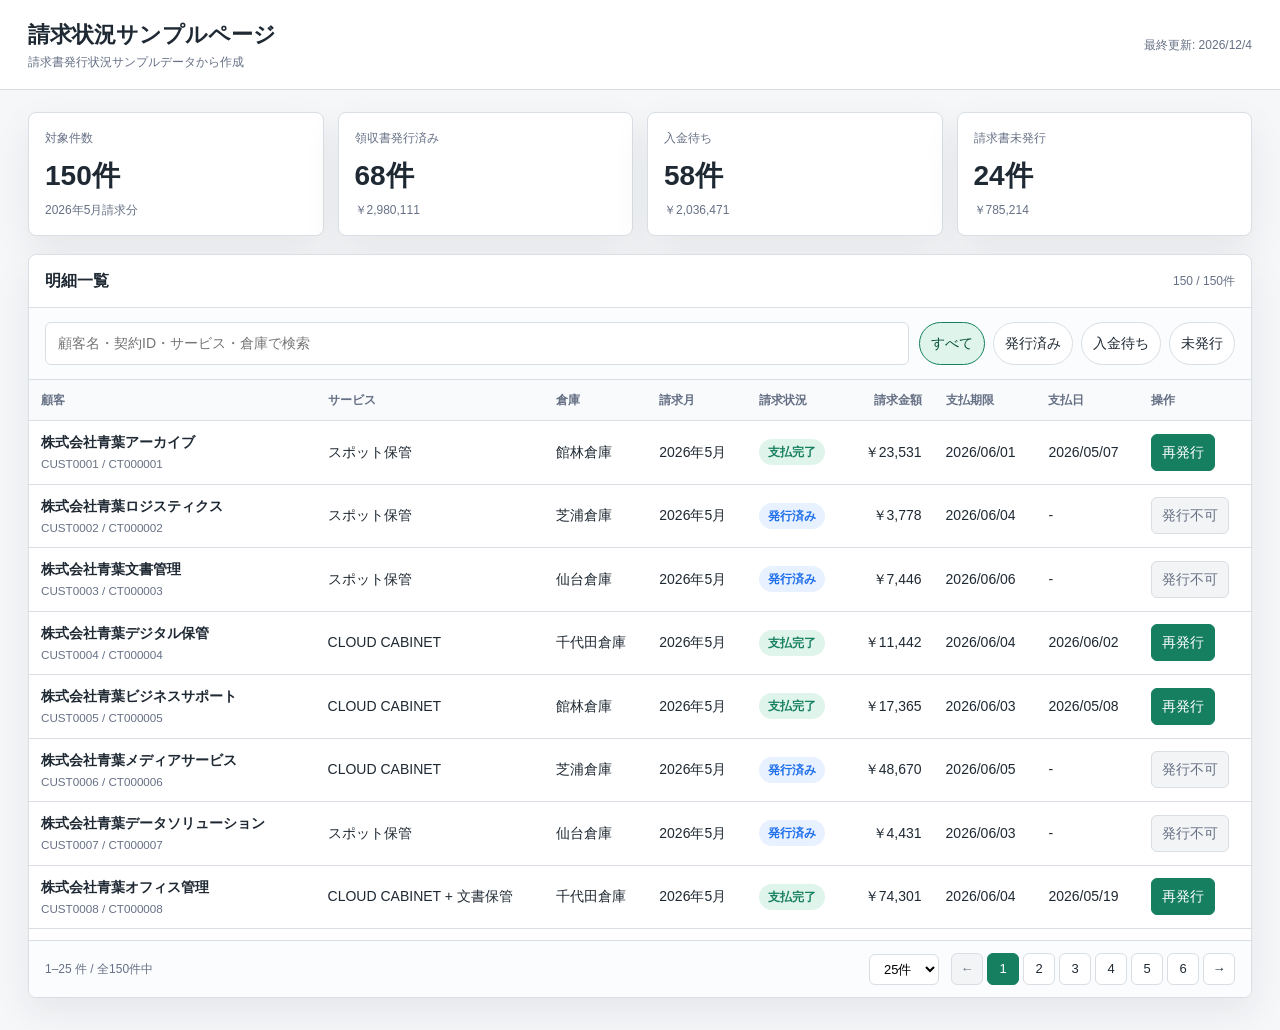
<file: index.html>
<!doctype html>
<html lang="ja">
<head>
  <meta charset="utf-8">
  <meta name="viewport" content="width=device-width, initial-scale=1">
  <title>請求状況サンプルページ</title>
  <style>
    :root {
      --bg: #f6f7f9;
      --surface: #ffffff;
      --text: #1f2933;
      --muted: #667085;
      --line: #d8dee4;
      --green: #157f5f;
      --green-soft: #dff4eb;
      --blue: #1f6feb;
      --blue-soft: #e8f1ff;
      --amber: #a15c00;
      --amber-soft: #fff1d6;
      --red: #b42318;
      --red-soft: #ffe4e0;
      --shadow: 0 14px 36px rgba(31, 41, 51, 0.08);
    }
    * { box-sizing: border-box; }
    body {
      margin: 0;
      background: var(--bg);
      color: var(--text);
      font-family: -apple-system, BlinkMacSystemFont, "Segoe UI", "Noto Sans JP", sans-serif;
      font-size: 14px;
      line-height: 1.5;
    }
    .app-shell { min-height: 100vh; }
    .topbar {
      display: flex;
      align-items: center;
      justify-content: space-between;
      gap: 18px;
      padding: 18px 28px;
      border-bottom: 1px solid var(--line);
      background: var(--surface);
      position: sticky;
      top: 0;
      z-index: 20;
    }
    .brand { display: grid; gap: 2px; }
    h1 { margin: 0; font-size: 22px; letter-spacing: 0; }
    .brand span, .updated { color: var(--muted); font-size: 12px; }
    .main { padding: 22px 28px 32px; }
    .summary-grid {
      display: grid;
      grid-template-columns: repeat(4, minmax(160px, 1fr));
      gap: 14px;
      margin-bottom: 18px;
    }
    .metric {
      min-height: 112px;
      padding: 16px;
      border: 1px solid var(--line);
      border-radius: 8px;
      background: var(--surface);
      box-shadow: var(--shadow);
    }
    .metric-label { color: var(--muted); font-size: 12px; }
    .metric-value { margin-top: 8px; font-size: 28px; font-weight: 750; }
    .metric-note { margin-top: 4px; color: var(--muted); font-size: 12px; }
    .workspace {
      display: grid;
      grid-template-columns: minmax(0, 1fr);
      gap: 18px;
      align-items: start;
    }
    .panel {
      border: 1px solid var(--line);
      border-radius: 8px;
      background: var(--surface);
      box-shadow: var(--shadow);
      overflow: hidden;
    }
    .panel-header {
      display: flex;
      align-items: center;
      justify-content: space-between;
      gap: 12px;
      padding: 14px 16px;
      border-bottom: 1px solid var(--line);
    }
    .panel-title { margin: 0; font-size: 16px; }
    .controls {
      display: grid;
      grid-template-columns: minmax(180px, 1fr) auto;
      gap: 10px;
      padding: 14px 16px;
      border-bottom: 1px solid var(--line);
      background: #fbfcfd;
    }
    .search {
      width: 100%;
      border: 1px solid var(--line);
      border-radius: 6px;
      padding: 10px 12px;
      font: inherit;
      background: var(--surface);
    }
    .filter-buttons { display: flex; flex-wrap: wrap; gap: 8px; }
    .filter-button {
      border: 1px solid var(--line);
      border-radius: 999px;
      padding: 8px 11px;
      background: var(--surface);
      color: var(--text);
      font: inherit;
      cursor: pointer;
      white-space: nowrap;
    }
    .filter-button.active { border-color: var(--green); background: var(--green-soft); color: #07513b; }
    .table-wrap { overflow: auto; max-height: 560px; }
    table { width: 100%; border-collapse: collapse; min-width: 1120px; }
    th, td { padding: 11px 12px; border-bottom: 1px solid var(--line); text-align: left; vertical-align: middle; }
    th { position: sticky; top: 0; z-index: 2; background: #f8fafc; color: var(--muted); font-size: 12px; font-weight: 700; }
    td.amount, th.amount { text-align: right; }
    tr:hover td { background: #f9fbfa; }
    .customer { display: grid; gap: 2px; }
    .customer small { color: var(--muted); }
    .badge {
      display: inline-flex;
      align-items: center;
      min-height: 26px;
      padding: 4px 9px;
      border-radius: 999px;
      font-size: 12px;
      font-weight: 700;
      white-space: nowrap;
    }
    .badge-paid { background: var(--green-soft); color: var(--green); }
    .badge-waiting { background: var(--amber-soft); color: var(--amber); }
    .badge-unissued { background: var(--red-soft); color: var(--red); }
    .badge-invoice { background: var(--blue-soft); color: var(--blue); }
    .action-button {
      border: 1px solid var(--line);
      border-radius: 6px;
      padding: 7px 10px;
      background: var(--surface);
      font: inherit;
      cursor: pointer;
      white-space: nowrap;
    }
    .action-button.primary { border-color: var(--green); background: var(--green); color: #fff; }
    .action-button:disabled { cursor: not-allowed; color: var(--muted); background: #f3f4f6; }
    .empty { padding: 36px 18px; color: var(--muted); text-align: center; }
    .pagination-bar {
      display: flex;
      align-items: center;
      justify-content: space-between;
      gap: 12px;
      padding: 12px 16px;
      border-top: 1px solid var(--line);
      background: #fbfcfd;
      flex-wrap: wrap;
    }
    .pagination-info { color: var(--muted); font-size: 12px; white-space: nowrap; }
    .pagination-controls { display: flex; align-items: center; gap: 4px; }
    .page-button {
      min-width: 32px;
      height: 32px;
      padding: 0 8px;
      border: 1px solid var(--line);
      border-radius: 6px;
      background: var(--surface);
      color: var(--text);
      font: inherit;
      font-size: 13px;
      cursor: pointer;
      display: inline-flex;
      align-items: center;
      justify-content: center;
    }
    .page-button:hover:not(:disabled) { background: #f3f4f6; }
    .page-button.active { border-color: var(--green); background: var(--green); color: #fff; cursor: default; }
    .page-button:disabled { cursor: not-allowed; color: var(--muted); background: #f3f4f6; }
    .page-button.ellipsis { border: none; background: none; cursor: default; color: var(--muted); }
    .page-size-select {
      border: 1px solid var(--line);
      border-radius: 6px;
      padding: 6px 10px;
      font: inherit;
      font-size: 13px;
      background: var(--surface);
      cursor: pointer;
    }
    @media (max-width: 960px) {
      .topbar { align-items: flex-start; flex-direction: column; }
      .summary-grid { grid-template-columns: repeat(2, minmax(0, 1fr)); }
      .workspace { grid-template-columns: 1fr; }
      .controls { grid-template-columns: 1fr; }
    }
    @media (max-width: 560px) {
      .main, .topbar { padding-left: 16px; padding-right: 16px; }
      .summary-grid { grid-template-columns: 1fr; }
      h1 { font-size: 20px; }
      .metric-value { font-size: 24px; }
    }
  </style>
</head>
<body>
  <div class="app-shell">
    <header class="topbar">
      <div class="brand">
        <h1>請求状況サンプルページ</h1>
        <span>請求書発行状況サンプルデータから作成</span>
      </div>
      <div class="updated" id="updatedLabel"></div>
    </header>
    <main class="main">
      <section class="summary-grid" aria-label="サマリー">
        <article class="metric"><div class="metric-label">対象件数</div><div class="metric-value" id="totalCount">-</div><div class="metric-note">2026年5月請求分</div></article>
        <article class="metric"><div class="metric-label">領収書発行済み</div><div class="metric-value" id="receiptIssued">-</div><div class="metric-note" id="receiptIssuedAmount">-</div></article>
        <article class="metric"><div class="metric-label">入金待ち</div><div class="metric-value" id="waitingCount">-</div><div class="metric-note" id="waitingAmount">-</div></article>
        <article class="metric"><div class="metric-label">請求書未発行</div><div class="metric-value" id="unissuedCount">-</div><div class="metric-note" id="unissuedAmount">-</div></article>
      </section>
      <section class="workspace">
        <div class="panel">
          <div class="panel-header"><h2 class="panel-title">明細一覧</h2><span id="visibleCount" class="updated"></span></div>
          <div class="controls">
            <input class="search" id="searchInput" type="search" placeholder="顧客名・契約ID・サービス・倉庫で検索">
            <div class="filter-buttons" id="filterButtons">
              <button class="filter-button active" data-status="all">すべて</button>
              <button class="filter-button" data-status="領収書発行済み">発行済み</button>
              <button class="filter-button" data-status="入金待ち">入金待ち</button>
              <button class="filter-button" data-status="請求書未発行">未発行</button>
            </div>
          </div>
          <div class="table-wrap">
            <table>
              <thead><tr><th>顧客</th><th>サービス</th><th>倉庫</th><th>請求月</th><th>請求状況</th><th class="amount">請求金額</th><th>支払期限</th><th>支払日</th><th>操作</th></tr></thead>
              <tbody id="tableBody"></tbody>
            </table>
            <div class="empty" id="emptyState" hidden>条件に一致する明細はありません。</div>
          </div>
          <div class="pagination-bar" id="paginationBar">
            <div class="pagination-info" id="paginationInfo"></div>
            <div style="display:flex;align-items:center;gap:12px;">
              <select class="page-size-select" id="pageSizeSelect">
                <option value="10">10件</option>
                <option value="25" selected>25件</option>
                <option value="50">50件</option>
              </select>
              <div class="pagination-controls" id="paginationControls"></div>
            </div>
          </div>
        </div>
      </section>
    </main>
  </div>
  <script>
    const rows = [{"customerId":"CUST0001","customerName":"株式会社青葉アーカイブ","contractId":"CT000001","service":"スポット保管","billingMonth":"2026年5月","invoiceDate":"2026/05/02","amount":23531,"usageGb":2826,"invoiceStatus":"支払完了","dueDate":"2026/06/01","paidDate":"2026/05/07","receiptStatus":"領収書発行済み","action":"再発行"},{"customerId":"CUST0002","customerName":"株式会社青葉ロジスティクス","contractId":"CT000002","service":"スポット保管","billingMonth":"2026年5月","invoiceDate":"2026/05/05","amount":3778,"usageGb":3495,"invoiceStatus":"発行済み","dueDate":"2026/06/04","paidDate":"","receiptStatus":"入金待ち","action":"発行不可"},{"customerId":"CUST0003","customerName":"株式会社青葉文書管理","contractId":"CT000003","service":"スポット保管","billingMonth":"2026年5月","invoiceDate":"2026/05/07","amount":7446,"usageGb":4518,"invoiceStatus":"発行済み","dueDate":"2026/06/06","paidDate":"","receiptStatus":"入金待ち","action":"発行不可"},{"customerId":"CUST0004","customerName":"株式会社青葉デジタル保管","contractId":"CT000004","service":"CLOUD CABINET","billingMonth":"2026年5月","invoiceDate":"2026/05/05","amount":11442,"usageGb":2719,"invoiceStatus":"支払完了","dueDate":"2026/06/04","paidDate":"2026/06/02","receiptStatus":"領収書発行済み","action":"再発行"},{"customerId":"CUST0005","customerName":"株式会社青葉ビジネスサポート","contractId":"CT000005","service":"CLOUD CABINET","billingMonth":"2026年5月","invoiceDate":"2026/05/04","amount":17365,"usageGb":2892,"invoiceStatus":"支払完了","dueDate":"2026/06/03","paidDate":"2026/05/08","receiptStatus":"領収書発行済み","action":"再発行"},{"customerId":"CUST0006","customerName":"株式会社青葉メディアサービス","contractId":"CT000006","service":"CLOUD CABINET","billingMonth":"2026年5月","invoiceDate":"2026/05/06","amount":48670,"usageGb":3727,"invoiceStatus":"発行済み","dueDate":"2026/06/05","paidDate":"","receiptStatus":"入金待ち","action":"発行不可"},{"customerId":"CUST0007","customerName":"株式会社青葉データソリューション","contractId":"CT000007","service":"スポット保管","billingMonth":"2026年5月","invoiceDate":"2026/05/04","amount":4431,"usageGb":2229,"invoiceStatus":"発行済み","dueDate":"2026/06/03","paidDate":"","receiptStatus":"入金待ち","action":"発行不可"},{"customerId":"CUST0008","customerName":"株式会社青葉オフィス管理","contractId":"CT000008","service":"CLOUD CABINET + 文書保管","billingMonth":"2026年5月","invoiceDate":"2026/05/05","amount":74301,"usageGb":2521,"invoiceStatus":"支払完了","dueDate":"2026/06/04","paidDate":"2026/05/19","receiptStatus":"領収書発行済み","action":"再発行"},{"customerId":"CUST0009","customerName":"株式会社青葉クラウド文書","contractId":"CT000009","service":"CLOUD CABINET","billingMonth":"2026年5月","invoiceDate":"2026/05/04","amount":46523,"usageGb":2069,"invoiceStatus":"支払完了","dueDate":"2026/06/03","paidDate":"2026/05/09","receiptStatus":"領収書発行済み","action":"再発行"},{"customerId":"CUST0010","customerName":"株式会社青葉総合倉庫","contractId":"CT000010","service":"文書保管サービス","billingMonth":"2026年5月","invoiceDate":"2026/05/05","amount":32318,"usageGb":1898,"invoiceStatus":"未発行","dueDate":"","paidDate":"","receiptStatus":"請求書未発行","action":"確認"},{"customerId":"CUST0011","customerName":"株式会社みなとアーカイブ","contractId":"CT000011","service":"文書保管サービス","billingMonth":"2026年5月","invoiceDate":"2026/05/05","amount":61370,"usageGb":998,"invoiceStatus":"支払完了","dueDate":"2026/06/04","paidDate":"2026/05/14","receiptStatus":"領収書発行済み","action":"再発行"},{"customerId":"CUST0012","customerName":"株式会社みなとロジスティクス","contractId":"CT000012","service":"文書保管サービス","billingMonth":"2026年5月","invoiceDate":"2026/05/04","amount":27467,"usageGb":1587,"invoiceStatus":"発行済み","dueDate":"2026/06/03","paidDate":"","receiptStatus":"入金待ち","action":"発行不可"},{"customerId":"CUST0013","customerName":"株式会社みなと文書管理","contractId":"CT000013","service":"スポット保管","billingMonth":"2026年5月","invoiceDate":"2026/05/01","amount":5069,"usageGb":2594,"invoiceStatus":"支払完了","dueDate":"2026/05/31","paidDate":"2026/05/22","receiptStatus":"領収書発行済み","action":"再発行"},{"customerId":"CUST0014","customerName":"株式会社みなとデジタル保管","contractId":"CT000014","service":"文書保管サービス","billingMonth":"2026年5月","invoiceDate":"2026/05/04","amount":48111,"usageGb":989,"invoiceStatus":"未発行","dueDate":"","paidDate":"","receiptStatus":"請求書未発行","action":"確認"},{"customerId":"CUST0015","customerName":"株式会社みなとビジネスサポート","contractId":"CT000015","service":"スポット保管","billingMonth":"2026年5月","invoiceDate":"2026/05/07","amount":14619,"usageGb":4399,"invoiceStatus":"発行済み","dueDate":"2026/06/06","paidDate":"","receiptStatus":"入金待ち","action":"発行不可"},{"customerId":"CUST0016","customerName":"株式会社みなとメディアサービス","contractId":"CT000016","service":"文書保管サービス","billingMonth":"2026年5月","invoiceDate":"2026/05/05","amount":15201,"usageGb":1526,"invoiceStatus":"支払完了","dueDate":"2026/06/04","paidDate":"2026/05/23","receiptStatus":"領収書発行済み","action":"再発行"},{"customerId":"CUST0017","customerName":"株式会社みなとデータソリューション","contractId":"CT000017","service":"CLOUD CABINET + 文書保管","billingMonth":"2026年5月","invoiceDate":"2026/05/04","amount":64151,"usageGb":1579,"invoiceStatus":"発行済み","dueDate":"2026/06/03","paidDate":"","receiptStatus":"入金待ち","action":"発行不可"},{"customerId":"CUST0018","customerName":"株式会社みなとオフィス管理","contractId":"CT000018","service":"スポット保管","billingMonth":"2026年5月","invoiceDate":"2026/05/03","amount":9895,"usageGb":1782,"invoiceStatus":"発行済み","dueDate":"2026/06/02","paidDate":"","receiptStatus":"入金待ち","action":"発行不可"},{"customerId":"CUST0019","customerName":"株式会社みなとクラウド文書","contractId":"CT000019","service":"文書保管サービス","billingMonth":"2026年5月","invoiceDate":"2026/05/02","amount":49705,"usageGb":3976,"invoiceStatus":"支払完了","dueDate":"2026/06/01","paidDate":"2026/05/27","receiptStatus":"領収書発行済み","action":"再発行"},{"customerId":"CUST0020","customerName":"株式会社みなと総合倉庫","contractId":"CT000020","service":"CLOUD CABINET","billingMonth":"2026年5月","invoiceDate":"2026/05/04","amount":47903,"usageGb":2275,"invoiceStatus":"発行済み","dueDate":"2026/06/03","paidDate":"","receiptStatus":"入金待ち","action":"発行不可"},{"customerId":"CUST0021","customerName":"株式会社桜アーカイブ","contractId":"CT000021","service":"スポット保管","billingMonth":"2026年5月","invoiceDate":"2026/05/04","amount":7548,"usageGb":4839,"invoiceStatus":"発行済み","dueDate":"2026/06/03","paidDate":"","receiptStatus":"入金待ち","action":"発行不可"},{"customerId":"CUST0022","customerName":"株式会社桜ロジスティクス","contractId":"CT000022","service":"CLOUD CABINET","billingMonth":"2026年5月","invoiceDate":"2026/05/02","amount":28923,"usageGb":4307,"invoiceStatus":"支払完了","dueDate":"2026/06/01","paidDate":"2026/05/10","receiptStatus":"領収書発行済み","action":"再発行"},{"customerId":"CUST0023","customerName":"株式会社桜文書管理","contractId":"CT000023","service":"CLOUD CABINET","billingMonth":"2026年5月","invoiceDate":"2026/05/03","amount":47965,"usageGb":4898,"invoiceStatus":"支払完了","dueDate":"2026/06/02","paidDate":"2026/05/13","receiptStatus":"領収書発行済み","action":"再発行"},{"customerId":"CUST0024","customerName":"株式会社桜デジタル保管","contractId":"CT000024","service":"CLOUD CABINET","billingMonth":"2026年5月","invoiceDate":"2026/05/03","amount":32931,"usageGb":2328,"invoiceStatus":"支払完了","dueDate":"2026/06/02","paidDate":"2026/05/27","receiptStatus":"領収書発行済み","action":"再発行"},{"customerId":"CUST0025","customerName":"株式会社桜ビジネスサポート","contractId":"CT000025","service":"CLOUD CABINET","billingMonth":"2026年5月","invoiceDate":"2026/05/01","amount":51371,"usageGb":833,"invoiceStatus":"未発行","dueDate":"","paidDate":"","receiptStatus":"請求書未発行","action":"確認"},{"customerId":"CUST0026","customerName":"株式会社桜メディアサービス","contractId":"CT000026","service":"文書保管サービス","billingMonth":"2026年5月","invoiceDate":"2026/05/03","amount":27704,"usageGb":1600,"invoiceStatus":"支払完了","dueDate":"2026/06/02","paidDate":"2026/05/28","receiptStatus":"領収書発行済み","action":"再発行"},{"customerId":"CUST0027","customerName":"株式会社桜データソリューション","contractId":"CT000027","service":"文書保管サービス","billingMonth":"2026年5月","invoiceDate":"2026/05/06","amount":48642,"usageGb":2436,"invoiceStatus":"支払完了","dueDate":"2026/06/05","paidDate":"2026/06/03","receiptStatus":"領収書発行済み","action":"再発行"},{"customerId":"CUST0028","customerName":"株式会社桜オフィス管理","contractId":"CT000028","service":"スポット保管","billingMonth":"2026年5月","invoiceDate":"2026/05/05","amount":8051,"usageGb":1873,"invoiceStatus":"未発行","dueDate":"","paidDate":"","receiptStatus":"請求書未発行","action":"確認"},{"customerId":"CUST0029","customerName":"株式会社桜クラウド文書","contractId":"CT000029","service":"スポット保管","billingMonth":"2026年5月","invoiceDate":"2026/05/02","amount":26890,"usageGb":2966,"invoiceStatus":"発行済み","dueDate":"2026/06/01","paidDate":"","receiptStatus":"入金待ち","action":"発行不可"},{"customerId":"CUST0030","customerName":"株式会社桜総合倉庫","contractId":"CT000030","service":"スポット保管","billingMonth":"2026年5月","invoiceDate":"2026/05/06","amount":35101,"usageGb":1479,"invoiceStatus":"発行済み","dueDate":"2026/06/05","paidDate":"","receiptStatus":"入金待ち","action":"発行不可"},{"customerId":"CUST0031","customerName":"株式会社白樺アーカイブ","contractId":"CT000031","service":"文書保管サービス","billingMonth":"2026年5月","invoiceDate":"2026/05/04","amount":30286,"usageGb":2486,"invoiceStatus":"未発行","dueDate":"","paidDate":"","receiptStatus":"請求書未発行","action":"確認"},{"customerId":"CUST0032","customerName":"株式会社白樺ロジスティクス","contractId":"CT000032","service":"スポット保管","billingMonth":"2026年5月","invoiceDate":"2026/05/06","amount":15012,"usageGb":125,"invoiceStatus":"発行済み","dueDate":"2026/06/05","paidDate":"","receiptStatus":"入金待ち","action":"発行不可"},{"customerId":"CUST0033","customerName":"株式会社白樺文書管理","contractId":"CT000033","service":"CLOUD CABINET","billingMonth":"2026年5月","invoiceDate":"2026/05/04","amount":6453,"usageGb":4385,"invoiceStatus":"未発行","dueDate":"","paidDate":"","receiptStatus":"請求書未発行","action":"確認"},{"customerId":"CUST0034","customerName":"株式会社白樺デジタル保管","contractId":"CT000034","service":"文書保管サービス","billingMonth":"2026年5月","invoiceDate":"2026/05/04","amount":38594,"usageGb":1046,"invoiceStatus":"発行済み","dueDate":"2026/06/03","paidDate":"","receiptStatus":"入金待ち","action":"発行不可"},{"customerId":"CUST0035","customerName":"株式会社白樺ビジネスサポート","contractId":"CT000035","service":"スポット保管","billingMonth":"2026年5月","invoiceDate":"2026/05/05","amount":29479,"usageGb":2257,"invoiceStatus":"発行済み","dueDate":"2026/06/04","paidDate":"","receiptStatus":"入金待ち","action":"発行不可"},{"customerId":"CUST0036","customerName":"株式会社白樺メディアサービス","contractId":"CT000036","service":"CLOUD CABINET","billingMonth":"2026年5月","invoiceDate":"2026/05/06","amount":26008,"usageGb":382,"invoiceStatus":"発行済み","dueDate":"2026/06/05","paidDate":"","receiptStatus":"入金待ち","action":"発行不可"},{"customerId":"CUST0037","customerName":"株式会社白樺データソリューション","contractId":"CT000037","service":"スポット保管","billingMonth":"2026年5月","invoiceDate":"2026/05/02","amount":29841,"usageGb":456,"invoiceStatus":"発行済み","dueDate":"2026/06/01","paidDate":"","receiptStatus":"入金待ち","action":"発行不可"},{"customerId":"CUST0038","customerName":"株式会社白樺オフィス管理","contractId":"CT000038","service":"CLOUD CABINET + 文書保管","billingMonth":"2026年5月","invoiceDate":"2026/05/03","amount":64434,"usageGb":4543,"invoiceStatus":"支払完了","dueDate":"2026/06/02","paidDate":"2026/05/09","receiptStatus":"領収書発行済み","action":"再発行"},{"customerId":"CUST0039","customerName":"株式会社白樺クラウド文書","contractId":"CT000039","service":"スポット保管","billingMonth":"2026年5月","invoiceDate":"2026/05/03","amount":34685,"usageGb":2403,"invoiceStatus":"発行済み","dueDate":"2026/06/02","paidDate":"","receiptStatus":"入金待ち","action":"発行不可"},{"customerId":"CUST0040","customerName":"株式会社白樺総合倉庫","contractId":"CT000040","service":"CLOUD CABINET + 文書保管","billingMonth":"2026年5月","invoiceDate":"2026/05/01","amount":49404,"usageGb":1044,"invoiceStatus":"未発行","dueDate":"","paidDate":"","receiptStatus":"請求書未発行","action":"確認"},{"customerId":"CUST0041","customerName":"株式会社東雲アーカイブ","contractId":"CT000041","service":"スポット保管","billingMonth":"2026年5月","invoiceDate":"2026/05/05","amount":11470,"usageGb":4031,"invoiceStatus":"支払完了","dueDate":"2026/06/04","paidDate":"2026/05/25","receiptStatus":"領収書発行済み","action":"再発行"},{"customerId":"CUST0042","customerName":"株式会社東雲ロジスティクス","contractId":"CT000042","service":"スポット保管","billingMonth":"2026年5月","invoiceDate":"2026/05/04","amount":8303,"usageGb":850,"invoiceStatus":"支払完了","dueDate":"2026/06/03","paidDate":"2026/05/20","receiptStatus":"領収書発行済み","action":"再発行"},{"customerId":"CUST0043","customerName":"株式会社東雲文書管理","contractId":"CT000043","service":"文書保管サービス","billingMonth":"2026年5月","invoiceDate":"2026/05/02","amount":26144,"usageGb":110,"invoiceStatus":"支払完了","dueDate":"2026/06/01","paidDate":"2026/05/07","receiptStatus":"領収書発行済み","action":"再発行"},{"customerId":"CUST0044","customerName":"株式会社東雲デジタル保管","contractId":"CT000044","service":"文書保管サービス","billingMonth":"2026年5月","invoiceDate":"2026/05/06","amount":71513,"usageGb":4712,"invoiceStatus":"発行済み","dueDate":"2026/06/05","paidDate":"","receiptStatus":"入金待ち","action":"発行不可"},{"customerId":"CUST0045","customerName":"株式会社東雲ビジネスサポート","contractId":"CT000045","service":"CLOUD CABINET + 文書保管","billingMonth":"2026年5月","invoiceDate":"2026/05/06","amount":22393,"usageGb":2339,"invoiceStatus":"支払完了","dueDate":"2026/06/05","paidDate":"2026/05/21","receiptStatus":"領収書発行済み","action":"再発行"},{"customerId":"CUST0046","customerName":"株式会社東雲メディアサービス","contractId":"CT000046","service":"文書保管サービス","billingMonth":"2026年5月","invoiceDate":"2026/05/01","amount":81253,"usageGb":3855,"invoiceStatus":"発行済み","dueDate":"2026/05/31","paidDate":"","receiptStatus":"入金待ち","action":"発行不可"},{"customerId":"CUST0047","customerName":"株式会社東雲データソリューション","contractId":"CT000047","service":"CLOUD CABINET","billingMonth":"2026年5月","invoiceDate":"2026/05/06","amount":18581,"usageGb":3931,"invoiceStatus":"未発行","dueDate":"","paidDate":"","receiptStatus":"請求書未発行","action":"確認"},{"customerId":"CUST0048","customerName":"株式会社東雲オフィス管理","contractId":"CT000048","service":"CLOUD CABINET","billingMonth":"2026年5月","invoiceDate":"2026/05/04","amount":17958,"usageGb":3618,"invoiceStatus":"支払完了","dueDate":"2026/06/03","paidDate":"2026/05/14","receiptStatus":"領収書発行済み","action":"再発行"},{"customerId":"CUST0049","customerName":"株式会社東雲クラウド文書","contractId":"CT000049","service":"CLOUD CABINET + 文書保管","billingMonth":"2026年5月","invoiceDate":"2026/05/01","amount":80876,"usageGb":2801,"invoiceStatus":"支払完了","dueDate":"2026/05/31","paidDate":"2026/05/07","receiptStatus":"領収書発行済み","action":"再発行"},{"customerId":"CUST0050","customerName":"株式会社東雲総合倉庫","contractId":"CT000050","service":"CLOUD CABINET","billingMonth":"2026年5月","invoiceDate":"2026/05/05","amount":32902,"usageGb":1520,"invoiceStatus":"未発行","dueDate":"","paidDate":"","receiptStatus":"請求書未発行","action":"確認"},{"customerId":"CUST0051","customerName":"株式会社晴海アーカイブ","contractId":"CT000051","service":"CLOUD CABINET","billingMonth":"2026年5月","invoiceDate":"2026/05/04","amount":26818,"usageGb":430,"invoiceStatus":"支払完了","dueDate":"2026/06/03","paidDate":"2026/05/23","receiptStatus":"領収書発行済み","action":"再発行"},{"customerId":"CUST0052","customerName":"株式会社晴海ロジスティクス","contractId":"CT000052","service":"スポット保管","billingMonth":"2026年5月","invoiceDate":"2026/05/04","amount":35039,"usageGb":2078,"invoiceStatus":"発行済み","dueDate":"2026/06/03","paidDate":"","receiptStatus":"入金待ち","action":"発行不可"},{"customerId":"CUST0053","customerName":"株式会社晴海文書管理","contractId":"CT000053","service":"文書保管サービス","billingMonth":"2026年5月","invoiceDate":"2026/05/06","amount":40332,"usageGb":3923,"invoiceStatus":"支払完了","dueDate":"2026/06/05","paidDate":"2026/05/29","receiptStatus":"領収書発行済み","action":"再発行"},{"customerId":"CUST0054","customerName":"株式会社晴海デジタル保管","contractId":"CT000054","service":"CLOUD CABINET","billingMonth":"2026年5月","invoiceDate":"2026/05/07","amount":23186,"usageGb":944,"invoiceStatus":"発行済み","dueDate":"2026/06/06","paidDate":"","receiptStatus":"入金待ち","action":"発行不可"},{"customerId":"CUST0055","customerName":"株式会社晴海ビジネスサポート","contractId":"CT000055","service":"CLOUD CABINET","billingMonth":"2026年5月","invoiceDate":"2026/05/05","amount":6284,"usageGb":545,"invoiceStatus":"支払完了","dueDate":"2026/06/04","paidDate":"2026/05/12","receiptStatus":"領収書発行済み","action":"再発行"},{"customerId":"CUST0056","customerName":"株式会社晴海メディアサービス","contractId":"CT000056","service":"文書保管サービス","billingMonth":"2026年5月","invoiceDate":"2026/05/04","amount":38054,"usageGb":3292,"invoiceStatus":"支払完了","dueDate":"2026/06/03","paidDate":"2026/06/01","receiptStatus":"領収書発行済み","action":"再発行"},{"customerId":"CUST0057","customerName":"株式会社晴海データソリューション","contractId":"CT000057","service":"CLOUD CABINET","billingMonth":"2026年5月","invoiceDate":"2026/05/06","amount":35754,"usageGb":4038,"invoiceStatus":"発行済み","dueDate":"2026/06/05","paidDate":"","receiptStatus":"入金待ち","action":"発行不可"},{"customerId":"CUST0058","customerName":"株式会社晴海オフィス管理","contractId":"CT000058","service":"CLOUD CABINET","billingMonth":"2026年5月","invoiceDate":"2026/05/05","amount":25792,"usageGb":616,"invoiceStatus":"発行済み","dueDate":"2026/06/04","paidDate":"","receiptStatus":"入金待ち","action":"発行不可"},{"customerId":"CUST0059","customerName":"株式会社晴海クラウド文書","contractId":"CT000059","service":"文書保管サービス","billingMonth":"2026年5月","invoiceDate":"2026/05/06","amount":51594,"usageGb":4736,"invoiceStatus":"発行済み","dueDate":"2026/06/05","paidDate":"","receiptStatus":"入金待ち","action":"発行不可"},{"customerId":"CUST0060","customerName":"株式会社晴海総合倉庫","contractId":"CT000060","service":"スポット保管","billingMonth":"2026年5月","invoiceDate":"2026/05/06","amount":5223,"usageGb":449,"invoiceStatus":"発行済み","dueDate":"2026/06/05","paidDate":"","receiptStatus":"入金待ち","action":"発行不可"},{"customerId":"CUST0061","customerName":"株式会社銀座アーカイブ","contractId":"CT000061","service":"CLOUD CABINET","billingMonth":"2026年5月","invoiceDate":"2026/05/05","amount":25744,"usageGb":1252,"invoiceStatus":"支払完了","dueDate":"2026/06/04","paidDate":"2026/05/15","receiptStatus":"領収書発行済み","action":"再発行"},{"customerId":"CUST0062","customerName":"株式会社銀座ロジスティクス","contractId":"CT000062","service":"文書保管サービス","billingMonth":"2026年5月","invoiceDate":"2026/05/05","amount":63961,"usageGb":1232,"invoiceStatus":"未発行","dueDate":"","paidDate":"","receiptStatus":"請求書未発行","action":"確認"},{"customerId":"CUST0063","customerName":"株式会社銀座文書管理","contractId":"CT000063","service":"CLOUD CABINET","billingMonth":"2026年5月","invoiceDate":"2026/05/04","amount":53572,"usageGb":4620,"invoiceStatus":"支払完了","dueDate":"2026/06/03","paidDate":"2026/05/17","receiptStatus":"領収書発行済み","action":"再発行"},{"customerId":"CUST0064","customerName":"株式会社銀座デジタル保管","contractId":"CT000064","service":"CLOUD CABINET","billingMonth":"2026年5月","invoiceDate":"2026/05/04","amount":41062,"usageGb":2499,"invoiceStatus":"発行済み","dueDate":"2026/06/03","paidDate":"","receiptStatus":"入金待ち","action":"発行不可"},{"customerId":"CUST0065","customerName":"株式会社銀座ビジネスサポート","contractId":"CT000065","service":"スポット保管","billingMonth":"2026年5月","invoiceDate":"2026/05/05","amount":14684,"usageGb":707,"invoiceStatus":"発行済み","dueDate":"2026/06/04","paidDate":"","receiptStatus":"入金待ち","action":"発行不可"},{"customerId":"CUST0066","customerName":"株式会社銀座メディアサービス","contractId":"CT000066","service":"CLOUD CABINET + 文書保管","billingMonth":"2026年5月","invoiceDate":"2026/05/05","amount":90383,"usageGb":2043,"invoiceStatus":"支払完了","dueDate":"2026/06/04","paidDate":"2026/05/29","receiptStatus":"領収書発行済み","action":"再発行"},{"customerId":"CUST0067","customerName":"株式会社銀座データソリューション","contractId":"CT000067","service":"CLOUD CABINET + 文書保管","billingMonth":"2026年5月","invoiceDate":"2026/05/02","amount":64154,"usageGb":980,"invoiceStatus":"支払完了","dueDate":"2026/06/01","paidDate":"2026/05/22","receiptStatus":"領収書発行済み","action":"再発行"},{"customerId":"CUST0068","customerName":"株式会社銀座オフィス管理","contractId":"CT000068","service":"文書保管サービス","billingMonth":"2026年5月","invoiceDate":"2026/05/04","amount":12536,"usageGb":4581,"invoiceStatus":"支払完了","dueDate":"2026/06/03","paidDate":"2026/05/31","receiptStatus":"領収書発行済み","action":"再発行"},{"customerId":"CUST0069","customerName":"株式会社銀座クラウド文書","contractId":"CT000069","service":"CLOUD CABINET + 文書保管","billingMonth":"2026年5月","invoiceDate":"2026/05/07","amount":32957,"usageGb":3419,"invoiceStatus":"支払完了","dueDate":"2026/06/06","paidDate":"2026/05/17","receiptStatus":"領収書発行済み","action":"再発行"},{"customerId":"CUST0070","customerName":"株式会社銀座総合倉庫","contractId":"CT000070","service":"文書保管サービス","billingMonth":"2026年5月","invoiceDate":"2026/05/04","amount":39981,"usageGb":4976,"invoiceStatus":"支払完了","dueDate":"2026/06/03","paidDate":"2026/05/12","receiptStatus":"領収書発行済み","action":"再発行"},{"customerId":"CUST0071","customerName":"株式会社新橋アーカイブ","contractId":"CT000071","service":"CLOUD CABINET + 文書保管","billingMonth":"2026年5月","invoiceDate":"2026/05/03","amount":39404,"usageGb":4893,"invoiceStatus":"支払完了","dueDate":"2026/06/02","paidDate":"2026/05/15","receiptStatus":"領収書発行済み","action":"再発行"},{"customerId":"CUST0072","customerName":"株式会社新橋ロジスティクス","contractId":"CT000072","service":"スポット保管","billingMonth":"2026年5月","invoiceDate":"2026/05/05","amount":23060,"usageGb":1858,"invoiceStatus":"発行済み","dueDate":"2026/06/04","paidDate":"","receiptStatus":"入金待ち","action":"発行不可"},{"customerId":"CUST0073","customerName":"株式会社新橋文書管理","contractId":"CT000073","service":"文書保管サービス","billingMonth":"2026年5月","invoiceDate":"2026/05/04","amount":46141,"usageGb":4290,"invoiceStatus":"発行済み","dueDate":"2026/06/03","paidDate":"","receiptStatus":"入金待ち","action":"発行不可"},{"customerId":"CUST0074","customerName":"株式会社新橋デジタル保管","contractId":"CT000074","service":"CLOUD CABINET + 文書保管","billingMonth":"2026年5月","invoiceDate":"2026/05/02","amount":20187,"usageGb":3126,"invoiceStatus":"発行済み","dueDate":"2026/06/01","paidDate":"","receiptStatus":"入金待ち","action":"発行不可"},{"customerId":"CUST0075","customerName":"株式会社新橋ビジネスサポート","contractId":"CT000075","service":"スポット保管","billingMonth":"2026年5月","invoiceDate":"2026/05/05","amount":7649,"usageGb":3700,"invoiceStatus":"支払完了","dueDate":"2026/06/04","paidDate":"2026/05/30","receiptStatus":"領収書発行済み","action":"再発行"},{"customerId":"CUST0076","customerName":"株式会社新橋メディアサービス","contractId":"CT000076","service":"CLOUD CABINET + 文書保管","billingMonth":"2026年5月","invoiceDate":"2026/05/02","amount":96727,"usageGb":3636,"invoiceStatus":"支払完了","dueDate":"2026/06/01","paidDate":"2026/05/29","receiptStatus":"領収書発行済み","action":"再発行"},{"customerId":"CUST0077","customerName":"株式会社新橋データソリューション","contractId":"CT000077","service":"CLOUD CABINET","billingMonth":"2026年5月","invoiceDate":"2026/05/04","amount":31667,"usageGb":2445,"invoiceStatus":"未発行","dueDate":"","paidDate":"","receiptStatus":"請求書未発行","action":"確認"},{"customerId":"CUST0078","customerName":"株式会社新橋オフィス管理","contractId":"CT000078","service":"CLOUD CABINET","billingMonth":"2026年5月","invoiceDate":"2026/05/05","amount":26349,"usageGb":4831,"invoiceStatus":"未発行","dueDate":"","paidDate":"","receiptStatus":"請求書未発行","action":"確認"},{"customerId":"CUST0079","customerName":"株式会社新橋クラウド文書","contractId":"CT000079","service":"スポット保管","billingMonth":"2026年5月","invoiceDate":"2026/05/03","amount":28390,"usageGb":3522,"invoiceStatus":"支払完了","dueDate":"2026/06/02","paidDate":"2026/05/05","receiptStatus":"領収書発行済み","action":"再発行"},{"customerId":"CUST0080","customerName":"株式会社新橋総合倉庫","contractId":"CT000080","service":"CLOUD CABINET","billingMonth":"2026年5月","invoiceDate":"2026/05/06","amount":27988,"usageGb":2511,"invoiceStatus":"発行済み","dueDate":"2026/06/05","paidDate":"","receiptStatus":"入金待ち","action":"発行不可"},{"customerId":"CUST0081","customerName":"株式会社日本橋アーカイブ","contractId":"CT000081","service":"CLOUD CABINET","billingMonth":"2026年5月","invoiceDate":"2026/05/03","amount":36447,"usageGb":4668,"invoiceStatus":"発行済み","dueDate":"2026/06/02","paidDate":"","receiptStatus":"入金待ち","action":"発行不可"},{"customerId":"CUST0082","customerName":"株式会社日本橋ロジスティクス","contractId":"CT000082","service":"文書保管サービス","billingMonth":"2026年5月","invoiceDate":"2026/05/02","amount":90581,"usageGb":503,"invoiceStatus":"発行済み","dueDate":"2026/06/01","paidDate":"","receiptStatus":"入金待ち","action":"発行不可"},{"customerId":"CUST0083","customerName":"株式会社日本橋文書管理","contractId":"CT000083","service":"CLOUD CABINET + 文書保管","billingMonth":"2026年5月","invoiceDate":"2026/05/03","amount":34149,"usageGb":822,"invoiceStatus":"支払完了","dueDate":"2026/06/02","paidDate":"2026/05/06","receiptStatus":"領収書発行済み","action":"再発行"},{"customerId":"CUST0084","customerName":"株式会社日本橋デジタル保管","contractId":"CT000084","service":"文書保管サービス","billingMonth":"2026年5月","invoiceDate":"2026/05/04","amount":62874,"usageGb":1712,"invoiceStatus":"支払完了","dueDate":"2026/06/03","paidDate":"2026/05/15","receiptStatus":"領収書発行済み","action":"再発行"},{"customerId":"CUST0085","customerName":"株式会社日本橋ビジネスサポート","contractId":"CT000085","service":"CLOUD CABINET + 文書保管","billingMonth":"2026年5月","invoiceDate":"2026/05/04","amount":103953,"usageGb":1738,"invoiceStatus":"支払完了","dueDate":"2026/06/03","paidDate":"2026/05/10","receiptStatus":"領収書発行済み","action":"再発行"},{"customerId":"CUST0086","customerName":"株式会社日本橋メディアサービス","contractId":"CT000086","service":"CLOUD CABINET","billingMonth":"2026年5月","invoiceDate":"2026/05/03","amount":18814,"usageGb":2177,"invoiceStatus":"発行済み","dueDate":"2026/06/02","paidDate":"","receiptStatus":"入金待ち","action":"発行不可"},{"customerId":"CUST0087","customerName":"株式会社日本橋データソリューション","contractId":"CT000087","service":"文書保管サービス","billingMonth":"2026年5月","invoiceDate":"2026/05/04","amount":43242,"usageGb":675,"invoiceStatus":"支払完了","dueDate":"2026/06/03","paidDate":"2026/05/16","receiptStatus":"領収書発行済み","action":"再発行"},{"customerId":"CUST0088","customerName":"株式会社日本橋オフィス管理","contractId":"CT000088","service":"CLOUD CABINET + 文書保管","billingMonth":"2026年5月","invoiceDate":"2026/05/01","amount":20268,"usageGb":1296,"invoiceStatus":"発行済み","dueDate":"2026/05/31","paidDate":"","receiptStatus":"入金待ち","action":"発行不可"},{"customerId":"CUST0089","customerName":"株式会社日本橋クラウド文書","contractId":"CT000089","service":"CLOUD CABINET + 文書保管","billingMonth":"2026年5月","invoiceDate":"2026/05/05","amount":85169,"usageGb":1974,"invoiceStatus":"支払完了","dueDate":"2026/06/04","paidDate":"2026/06/01","receiptStatus":"領収書発行済み","action":"再発行"},{"customerId":"CUST0090","customerName":"株式会社日本橋総合倉庫","contractId":"CT000090","service":"文書保管サービス","billingMonth":"2026年5月","invoiceDate":"2026/05/06","amount":10054,"usageGb":1433,"invoiceStatus":"発行済み","dueDate":"2026/06/05","paidDate":"","receiptStatus":"入金待ち","action":"発行不可"},{"customerId":"CUST0091","customerName":"株式会社麹町アーカイブ","contractId":"CT000091","service":"スポット保管","billingMonth":"2026年5月","invoiceDate":"2026/05/03","amount":20742,"usageGb":4531,"invoiceStatus":"支払完了","dueDate":"2026/06/02","paidDate":"2026/05/19","receiptStatus":"領収書発行済み","action":"再発行"},{"customerId":"CUST0092","customerName":"株式会社麹町ロジスティクス","contractId":"CT000092","service":"CLOUD CABINET + 文書保管","billingMonth":"2026年5月","invoiceDate":"2026/05/06","amount":96284,"usageGb":624,"invoiceStatus":"支払完了","dueDate":"2026/06/05","paidDate":"2026/05/16","receiptStatus":"領収書発行済み","action":"再発行"},{"customerId":"CUST0093","customerName":"株式会社麹町文書管理","contractId":"CT000093","service":"CLOUD CABINET","billingMonth":"2026年5月","invoiceDate":"2026/05/06","amount":52423,"usageGb":1292,"invoiceStatus":"支払完了","dueDate":"2026/06/05","paidDate":"2026/05/17","receiptStatus":"領収書発行済み","action":"再発行"},{"customerId":"CUST0094","customerName":"株式会社麹町デジタル保管","contractId":"CT000094","service":"CLOUD CABINET + 文書保管","billingMonth":"2026年5月","invoiceDate":"2026/05/04","amount":44926,"usageGb":31,"invoiceStatus":"支払完了","dueDate":"2026/06/03","paidDate":"2026/05/19","receiptStatus":"領収書発行済み","action":"再発行"},{"customerId":"CUST0095","customerName":"株式会社麹町ビジネスサポート","contractId":"CT000095","service":"CLOUD CABINET","billingMonth":"2026年5月","invoiceDate":"2026/05/02","amount":28895,"usageGb":3356,"invoiceStatus":"支払完了","dueDate":"2026/06/01","paidDate":"2026/05/07","receiptStatus":"領収書発行済み","action":"再発行"},{"customerId":"CUST0096","customerName":"株式会社麹町メディアサービス","contractId":"CT000096","service":"文書保管サービス","billingMonth":"2026年5月","invoiceDate":"2026/05/04","amount":69743,"usageGb":3700,"invoiceStatus":"支払完了","dueDate":"2026/06/03","paidDate":"2026/05/12","receiptStatus":"領収書発行済み","action":"再発行"},{"customerId":"CUST0097","customerName":"株式会社麹町データソリューション","contractId":"CT000097","service":"CLOUD CABINET + 文書保管","billingMonth":"2026年5月","invoiceDate":"2026/05/04","amount":24110,"usageGb":4874,"invoiceStatus":"支払完了","dueDate":"2026/06/03","paidDate":"2026/05/28","receiptStatus":"領収書発行済み","action":"再発行"},{"customerId":"CUST0098","customerName":"株式会社麹町オフィス管理","contractId":"CT000098","service":"CLOUD CABINET","billingMonth":"2026年5月","invoiceDate":"2026/05/05","amount":50776,"usageGb":3859,"invoiceStatus":"支払完了","dueDate":"2026/06/04","paidDate":"2026/05/18","receiptStatus":"領収書発行済み","action":"再発行"},{"customerId":"CUST0099","customerName":"株式会社麹町クラウド文書","contractId":"CT000099","service":"CLOUD CABINET","billingMonth":"2026年5月","invoiceDate":"2026/05/07","amount":26810,"usageGb":2395,"invoiceStatus":"支払完了","dueDate":"2026/06/06","paidDate":"2026/06/02","receiptStatus":"領収書発行済み","action":"再発行"},{"customerId":"CUST0100","customerName":"株式会社麹町総合倉庫","contractId":"CT000100","service":"文書保管サービス","billingMonth":"2026年5月","invoiceDate":"2026/05/01","amount":49994,"usageGb":277,"invoiceStatus":"発行済み","dueDate":"2026/05/31","paidDate":"","receiptStatus":"入金待ち","action":"発行不可"},{"customerId":"CUST0101","customerName":"株式会社丸の内アーカイブ","contractId":"CT000101","service":"CLOUD CABINET + 文書保管","billingMonth":"2026年5月","invoiceDate":"2026/05/06","amount":30829,"usageGb":1906,"invoiceStatus":"未発行","dueDate":"","paidDate":"","receiptStatus":"請求書未発行","action":"確認"},{"customerId":"CUST0102","customerName":"株式会社丸の内ロジスティクス","contractId":"CT000102","service":"CLOUD CABINET + 文書保管","billingMonth":"2026年5月","invoiceDate":"2026/05/06","amount":58649,"usageGb":2370,"invoiceStatus":"発行済み","dueDate":"2026/06/05","paidDate":"","receiptStatus":"入金待ち","action":"発行不可"},{"customerId":"CUST0103","customerName":"株式会社丸の内文書管理","contractId":"CT000103","service":"文書保管サービス","billingMonth":"2026年5月","invoiceDate":"2026/05/04","amount":89012,"usageGb":2326,"invoiceStatus":"発行済み","dueDate":"2026/06/03","paidDate":"","receiptStatus":"入金待ち","action":"発行不可"},{"customerId":"CUST0104","customerName":"株式会社丸の内デジタル保管","contractId":"CT000104","service":"CLOUD CABINET + 文書保管","billingMonth":"2026年5月","invoiceDate":"2026/05/02","amount":59244,"usageGb":3729,"invoiceStatus":"未発行","dueDate":"","paidDate":"","receiptStatus":"請求書未発行","action":"確認"},{"customerId":"CUST0105","customerName":"株式会社丸の内ビジネスサポート","contractId":"CT000105","service":"文書保管サービス","billingMonth":"2026年5月","invoiceDate":"2026/05/05","amount":67021,"usageGb":593,"invoiceStatus":"発行済み","dueDate":"2026/06/04","paidDate":"","receiptStatus":"入金待ち","action":"発行不可"},{"customerId":"CUST0106","customerName":"株式会社丸の内メディアサービス","contractId":"CT000106","service":"CLOUD CABINET + 文書保管","billingMonth":"2026年5月","invoiceDate":"2026/05/03","amount":55287,"usageGb":1922,"invoiceStatus":"支払完了","dueDate":"2026/06/02","paidDate":"2026/05/12","receiptStatus":"領収書発行済み","action":"再発行"},{"customerId":"CUST0107","customerName":"株式会社丸の内データソリューション","contractId":"CT000107","service":"スポット保管","billingMonth":"2026年5月","invoiceDate":"2026/05/05","amount":15738,"usageGb":2177,"invoiceStatus":"発行済み","dueDate":"2026/06/04","paidDate":"","receiptStatus":"入金待ち","action":"発行不可"},{"customerId":"CUST0108","customerName":"株式会社丸の内オフィス管理","contractId":"CT000108","service":"CLOUD CABINET + 文書保管","billingMonth":"2026年5月","invoiceDate":"2026/05/06","amount":54930,"usageGb":4841,"invoiceStatus":"支払完了","dueDate":"2026/06/05","paidDate":"2026/05/18","receiptStatus":"領収書発行済み","action":"再発行"},{"customerId":"CUST0109","customerName":"株式会社丸の内クラウド文書","contractId":"CT000109","service":"CLOUD CABINET","billingMonth":"2026年5月","invoiceDate":"2026/05/05","amount":44083,"usageGb":1630,"invoiceStatus":"未発行","dueDate":"","paidDate":"","receiptStatus":"請求書未発行","action":"確認"},{"customerId":"CUST0110","customerName":"株式会社丸の内総合倉庫","contractId":"CT000110","service":"CLOUD CABINET","billingMonth":"2026年5月","invoiceDate":"2026/05/06","amount":12968,"usageGb":3492,"invoiceStatus":"発行済み","dueDate":"2026/06/05","paidDate":"","receiptStatus":"入金待ち","action":"発行不可"},{"customerId":"CUST0111","customerName":"株式会社芝浦アーカイブ","contractId":"CT000111","service":"スポット保管","billingMonth":"2026年5月","invoiceDate":"2026/05/07","amount":9683,"usageGb":950,"invoiceStatus":"未発行","dueDate":"","paidDate":"","receiptStatus":"請求書未発行","action":"確認"},{"customerId":"CUST0112","customerName":"株式会社芝浦ロジスティクス","contractId":"CT000112","service":"CLOUD CABINET + 文書保管","billingMonth":"2026年5月","invoiceDate":"2026/05/02","amount":78068,"usageGb":4471,"invoiceStatus":"支払完了","dueDate":"2026/06/01","paidDate":"2026/05/20","receiptStatus":"領収書発行済み","action":"再発行"},{"customerId":"CUST0113","customerName":"株式会社芝浦文書管理","contractId":"CT000113","service":"CLOUD CABINET","billingMonth":"2026年5月","invoiceDate":"2026/05/05","amount":50249,"usageGb":1851,"invoiceStatus":"発行済み","dueDate":"2026/06/04","paidDate":"","receiptStatus":"入金待ち","action":"発行不可"},{"customerId":"CUST0114","customerName":"株式会社芝浦デジタル保管","contractId":"CT000114","service":"CLOUD CABINET","billingMonth":"2026年5月","invoiceDate":"2026/05/04","amount":27016,"usageGb":1230,"invoiceStatus":"支払完了","dueDate":"2026/06/03","paidDate":"2026/05/25","receiptStatus":"領収書発行済み","action":"再発行"},{"customerId":"CUST0115","customerName":"株式会社芝浦ビジネスサポート","contractId":"CT000115","service":"CLOUD CABINET + 文書保管","billingMonth":"2026年5月","invoiceDate":"2026/05/03","amount":37366,"usageGb":2186,"invoiceStatus":"未発行","dueDate":"","paidDate":"","receiptStatus":"請求書未発行","action":"確認"},{"customerId":"CUST0116","customerName":"株式会社芝浦メディアサービス","contractId":"CT000116","service":"文書保管サービス","billingMonth":"2026年5月","invoiceDate":"2026/05/05","amount":50500,"usageGb":1175,"invoiceStatus":"支払完了","dueDate":"2026/06/04","paidDate":"2026/05/28","receiptStatus":"領収書発行済み","action":"再発行"},{"customerId":"CUST0117","customerName":"株式会社芝浦データソリューション","contractId":"CT000117","service":"CLOUD CABINET + 文書保管","billingMonth":"2026年5月","invoiceDate":"2026/05/06","amount":66382,"usageGb":594,"invoiceStatus":"発行済み","dueDate":"2026/06/05","paidDate":"","receiptStatus":"入金待ち","action":"発行不可"},{"customerId":"CUST0118","customerName":"株式会社芝浦オフィス管理","contractId":"CT000118","service":"文書保管サービス","billingMonth":"2026年5月","invoiceDate":"2026/05/01","amount":11050,"usageGb":498,"invoiceStatus":"発行済み","dueDate":"2026/05/31","paidDate":"","receiptStatus":"入金待ち","action":"発行不可"},{"customerId":"CUST0119","customerName":"株式会社芝浦クラウド文書","contractId":"CT000119","service":"スポット保管","billingMonth":"2026年5月","invoiceDate":"2026/05/05","amount":13095,"usageGb":1369,"invoiceStatus":"未発行","dueDate":"","paidDate":"","receiptStatus":"請求書未発行","action":"確認"},{"customerId":"CUST0120","customerName":"株式会社芝浦総合倉庫","contractId":"CT000120","service":"スポット保管","billingMonth":"2026年5月","invoiceDate":"2026/05/05","amount":13219,"usageGb":2529,"invoiceStatus":"支払完了","dueDate":"2026/06/04","paidDate":"2026/05/15","receiptStatus":"領収書発行済み","action":"再発行"},{"customerId":"CUST0121","customerName":"株式会社渋谷アーカイブ","contractId":"CT000121","service":"スポット保管","billingMonth":"2026年5月","invoiceDate":"2026/05/03","amount":18750,"usageGb":3210,"invoiceStatus":"支払完了","dueDate":"2026/06/02","paidDate":"2026/05/20","receiptStatus":"領収書発行済み","action":"再発行"},{"customerId":"CUST0122","customerName":"株式会社渋谷ロジスティクス","contractId":"CT000122","service":"CLOUD CABINET","billingMonth":"2026年5月","invoiceDate":"2026/05/05","amount":42300,"usageGb":1850,"invoiceStatus":"発行済み","dueDate":"2026/06/04","paidDate":"","receiptStatus":"入金待ち","action":"発行不可"},{"customerId":"CUST0123","customerName":"株式会社渋谷文書管理","contractId":"CT000123","service":"文書保管サービス","billingMonth":"2026年5月","invoiceDate":"2026/05/02","amount":31500,"usageGb":2670,"invoiceStatus":"支払完了","dueDate":"2026/06/01","paidDate":"2026/05/25","receiptStatus":"領収書発行済み","action":"再発行"},{"customerId":"CUST0124","customerName":"株式会社渋谷デジタル保管","contractId":"CT000124","service":"CLOUD CABINET + 文書保管","billingMonth":"2026年5月","invoiceDate":"2026/05/04","amount":67800,"usageGb":1430,"invoiceStatus":"未発行","dueDate":"","paidDate":"","receiptStatus":"請求書未発行","action":"確認"},{"customerId":"CUST0125","customerName":"株式会社渋谷ビジネスサポート","contractId":"CT000125","service":"スポット保管","billingMonth":"2026年5月","invoiceDate":"2026/05/06","amount":12340,"usageGb":3890,"invoiceStatus":"発行済み","dueDate":"2026/06/05","paidDate":"","receiptStatus":"入金待ち","action":"発行不可"},{"customerId":"CUST0126","customerName":"株式会社渋谷メディアサービス","contractId":"CT000126","service":"CLOUD CABINET","billingMonth":"2026年5月","invoiceDate":"2026/05/01","amount":55120,"usageGb":2100,"invoiceStatus":"支払完了","dueDate":"2026/05/31","paidDate":"2026/05/28","receiptStatus":"領収書発行済み","action":"再発行"},{"customerId":"CUST0127","customerName":"株式会社渋谷データソリューション","contractId":"CT000127","service":"文書保管サービス","billingMonth":"2026年5月","invoiceDate":"2026/05/07","amount":29670,"usageGb":4500,"invoiceStatus":"発行済み","dueDate":"2026/06/06","paidDate":"","receiptStatus":"入金待ち","action":"発行不可"},{"customerId":"CUST0128","customerName":"株式会社渋谷オフィス管理","contractId":"CT000128","service":"CLOUD CABINET + 文書保管","billingMonth":"2026年5月","invoiceDate":"2026/05/03","amount":83400,"usageGb":3750,"invoiceStatus":"支払完了","dueDate":"2026/06/02","paidDate":"2026/05/18","receiptStatus":"領収書発行済み","action":"再発行"},{"customerId":"CUST0129","customerName":"株式会社渋谷クラウド文書","contractId":"CT000129","service":"スポット保管","billingMonth":"2026年5月","invoiceDate":"2026/05/05","amount":9870,"usageGb":1670,"invoiceStatus":"未発行","dueDate":"","paidDate":"","receiptStatus":"請求書未発行","action":"確認"},{"customerId":"CUST0130","customerName":"株式会社渋谷総合倉庫","contractId":"CT000130","service":"CLOUD CABINET","billingMonth":"2026年5月","invoiceDate":"2026/05/04","amount":38900,"usageGb":2890,"invoiceStatus":"発行済み","dueDate":"2026/06/03","paidDate":"","receiptStatus":"入金待ち","action":"発行不可"},{"customerId":"CUST0131","customerName":"株式会社品川アーカイブ","contractId":"CT000131","service":"文書保管サービス","billingMonth":"2026年5月","invoiceDate":"2026/05/02","amount":45600,"usageGb":1980,"invoiceStatus":"支払完了","dueDate":"2026/06/01","paidDate":"2026/05/14","receiptStatus":"領収書発行済み","action":"再発行"},{"customerId":"CUST0132","customerName":"株式会社品川ロジスティクス","contractId":"CT000132","service":"スポット保管","billingMonth":"2026年5月","invoiceDate":"2026/05/06","amount":16780,"usageGb":3450,"invoiceStatus":"発行済み","dueDate":"2026/06/05","paidDate":"","receiptStatus":"入金待ち","action":"発行不可"},{"customerId":"CUST0133","customerName":"株式会社品川文書管理","contractId":"CT000133","service":"CLOUD CABINET","billingMonth":"2026年5月","invoiceDate":"2026/05/03","amount":72300,"usageGb":4120,"invoiceStatus":"支払完了","dueDate":"2026/06/02","paidDate":"2026/05/22","receiptStatus":"領収書発行済み","action":"再発行"},{"customerId":"CUST0134","customerName":"株式会社品川デジタル保管","contractId":"CT000134","service":"CLOUD CABINET + 文書保管","billingMonth":"2026年5月","invoiceDate":"2026/05/05","amount":48900,"usageGb":2340,"invoiceStatus":"未発行","dueDate":"","paidDate":"","receiptStatus":"請求書未発行","action":"確認"},{"customerId":"CUST0135","customerName":"株式会社品川ビジネスサポート","contractId":"CT000135","service":"文書保管サービス","billingMonth":"2026年5月","invoiceDate":"2026/05/04","amount":33200,"usageGb":1560,"invoiceStatus":"発行済み","dueDate":"2026/06/03","paidDate":"","receiptStatus":"入金待ち","action":"発行不可"},{"customerId":"CUST0136","customerName":"株式会社品川メディアサービス","contractId":"CT000136","service":"スポット保管","billingMonth":"2026年5月","invoiceDate":"2026/05/01","amount":21500,"usageGb":4780,"invoiceStatus":"支払完了","dueDate":"2026/05/31","paidDate":"2026/05/27","receiptStatus":"領収書発行済み","action":"再発行"},{"customerId":"CUST0137","customerName":"株式会社品川データソリューション","contractId":"CT000137","service":"CLOUD CABINET","billingMonth":"2026年5月","invoiceDate":"2026/05/07","amount":59400,"usageGb":890,"invoiceStatus":"発行済み","dueDate":"2026/06/06","paidDate":"","receiptStatus":"入金待ち","action":"発行不可"},{"customerId":"CUST0138","customerName":"株式会社品川オフィス管理","contractId":"CT000138","service":"文書保管サービス","billingMonth":"2026年5月","invoiceDate":"2026/05/03","amount":27890,"usageGb":2670,"invoiceStatus":"支払完了","dueDate":"2026/06/02","paidDate":"2026/05/11","receiptStatus":"領収書発行済み","action":"再発行"},{"customerId":"CUST0139","customerName":"株式会社品川クラウド文書","contractId":"CT000139","service":"CLOUD CABINET + 文書保管","billingMonth":"2026年5月","invoiceDate":"2026/05/06","amount":91200,"usageGb":3890,"invoiceStatus":"発行済み","dueDate":"2026/06/05","paidDate":"","receiptStatus":"入金待ち","action":"発行不可"},{"customerId":"CUST0140","customerName":"株式会社品川総合倉庫","contractId":"CT000140","service":"スポット保管","billingMonth":"2026年5月","invoiceDate":"2026/05/04","amount":14560,"usageGb":1240,"invoiceStatus":"未発行","dueDate":"","paidDate":"","receiptStatus":"請求書未発行","action":"確認"},{"customerId":"CUST0141","customerName":"株式会社池袋アーカイブ","contractId":"CT000141","service":"CLOUD CABINET","billingMonth":"2026年5月","invoiceDate":"2026/05/02","amount":43700,"usageGb":2980,"invoiceStatus":"支払完了","dueDate":"2026/06/01","paidDate":"2026/05/21","receiptStatus":"領収書発行済み","action":"再発行"},{"customerId":"CUST0142","customerName":"株式会社池袋ロジスティクス","contractId":"CT000142","service":"文書保管サービス","billingMonth":"2026年5月","invoiceDate":"2026/05/05","amount":58100,"usageGb":4320,"invoiceStatus":"発行済み","dueDate":"2026/06/04","paidDate":"","receiptStatus":"入金待ち","action":"発行不可"},{"customerId":"CUST0143","customerName":"株式会社池袋文書管理","contractId":"CT000143","service":"CLOUD CABINET + 文書保管","billingMonth":"2026年5月","invoiceDate":"2026/05/03","amount":76500,"usageGb":1870,"invoiceStatus":"支払完了","dueDate":"2026/06/02","paidDate":"2026/05/16","receiptStatus":"領収書発行済み","action":"再発行"},{"customerId":"CUST0144","customerName":"株式会社池袋デジタル保管","contractId":"CT000144","service":"スポット保管","billingMonth":"2026年5月","invoiceDate":"2026/05/07","amount":11230,"usageGb":3560,"invoiceStatus":"未発行","dueDate":"","paidDate":"","receiptStatus":"請求書未発行","action":"確認"},{"customerId":"CUST0145","customerName":"株式会社池袋ビジネスサポート","contractId":"CT000145","service":"CLOUD CABINET","billingMonth":"2026年5月","invoiceDate":"2026/05/04","amount":34890,"usageGb":2140,"invoiceStatus":"発行済み","dueDate":"2026/06/03","paidDate":"","receiptStatus":"入金待ち","action":"発行不可"},{"customerId":"CUST0146","customerName":"株式会社池袋メディアサービス","contractId":"CT000146","service":"文書保管サービス","billingMonth":"2026年5月","invoiceDate":"2026/05/01","amount":67200,"usageGb":1650,"invoiceStatus":"支払完了","dueDate":"2026/05/31","paidDate":"2026/05/24","receiptStatus":"領収書発行済み","action":"再発行"},{"customerId":"CUST0147","customerName":"株式会社池袋データソリューション","contractId":"CT000147","service":"スポット保管","billingMonth":"2026年5月","invoiceDate":"2026/05/06","amount":22800,"usageGb":4670,"invoiceStatus":"発行済み","dueDate":"2026/06/05","paidDate":"","receiptStatus":"入金待ち","action":"発行不可"},{"customerId":"CUST0148","customerName":"株式会社池袋オフィス管理","contractId":"CT000148","service":"CLOUD CABINET + 文書保管","billingMonth":"2026年5月","invoiceDate":"2026/05/02","amount":88300,"usageGb":2380,"invoiceStatus":"支払完了","dueDate":"2026/06/01","paidDate":"2026/05/13","receiptStatus":"領収書発行済み","action":"再発行"},{"customerId":"CUST0149","customerName":"株式会社池袋クラウド文書","contractId":"CT000149","service":"CLOUD CABINET","billingMonth":"2026年5月","invoiceDate":"2026/05/05","amount":39100,"usageGb":3120,"invoiceStatus":"未発行","dueDate":"","paidDate":"","receiptStatus":"請求書未発行","action":"確認"},{"customerId":"CUST0150","customerName":"株式会社池袋総合倉庫","contractId":"CT000150","service":"文書保管サービス","billingMonth":"2026年5月","invoiceDate":"2026/05/04","amount":25670,"usageGb":1790,"invoiceStatus":"発行済み","dueDate":"2026/06/03","paidDate":"","receiptStatus":"入金待ち","action":"発行不可"}];
    const WAREHOUSES = ["館林倉庫", "芝浦倉庫", "仙台倉庫", "千代田倉庫"];
    rows.forEach((row, index) => {
      row.warehouse = WAREHOUSES[index % WAREHOUSES.length];
    });

    const state = { status: "all", query: "", page: 1, pageSize: 25 };
    const yen = new Intl.NumberFormat("ja-JP", { style: "currency", currency: "JPY", maximumFractionDigits: 0 });
    const number = new Intl.NumberFormat("ja-JP");
    const statusClass = { "領収書発行済み": "badge-paid", "入金待ち": "badge-waiting", "請求書未発行": "badge-unissued" };
    const invoiceClass = { "支払完了": "badge-paid", "発行済み": "badge-invoice", "未発行": "badge-unissued" };

    document.querySelector("#updatedLabel").textContent = `最終更新: ${new Date().toLocaleDateString("ja-JP")}`;
    document.querySelector("#searchInput").addEventListener("input", (event) => { state.query = event.target.value.trim().toLowerCase(); state.page = 1; render(); });
    document.querySelector("#filterButtons").addEventListener("click", (event) => {
      const button = event.target.closest("button[data-status]");
      if (!button) return;
      state.status = button.dataset.status;
      state.page = 1;
      document.querySelectorAll(".filter-button").forEach((item) => item.classList.toggle("active", item === button));
      render();
    });
    document.querySelector("#pageSizeSelect").addEventListener("change", (event) => {
      state.pageSize = Number(event.target.value);
      state.page = 1;
      render();
    });

    function render() {
      renderMetrics();
      renderTable();
    }

    function renderMetrics() {
      const paid = rows.filter((row) => row.receiptStatus === "領収書発行済み");
      const waiting = rows.filter((row) => row.receiptStatus === "入金待ち");
      const unissued = rows.filter((row) => row.receiptStatus === "請求書未発行");
      document.querySelector("#totalCount").textContent = `${number.format(rows.length)}件`;
      document.querySelector("#receiptIssued").textContent = `${number.format(paid.length)}件`;
      document.querySelector("#waitingCount").textContent = `${number.format(waiting.length)}件`;
      document.querySelector("#unissuedCount").textContent = `${number.format(unissued.length)}件`;
      document.querySelector("#receiptIssuedAmount").textContent = yen.format(sumAmount(paid));
      document.querySelector("#waitingAmount").textContent = yen.format(sumAmount(waiting));
      document.querySelector("#unissuedAmount").textContent = yen.format(sumAmount(unissued));
    }

    function renderTable() {
      const filtered = getFilteredRows();
      const totalPages = Math.max(1, Math.ceil(filtered.length / state.pageSize));
      if (state.page > totalPages) state.page = totalPages;
      const start = (state.page - 1) * state.pageSize;
      const paged = filtered.slice(start, start + state.pageSize);
      const body = document.querySelector("#tableBody");
      body.replaceChildren(...paged.map(createRow));
      document.querySelector("#emptyState").hidden = filtered.length > 0;
      document.querySelector("#visibleCount").textContent = `${number.format(filtered.length)} / ${number.format(rows.length)}件`;
      renderPagination(filtered.length, totalPages);
    }

    function renderPagination(filteredTotal, totalPages) {
      const start = (state.page - 1) * state.pageSize + 1;
      const end = Math.min(state.page * state.pageSize, filteredTotal);
      document.querySelector("#paginationInfo").textContent =
        filteredTotal === 0 ? "0件" : `${number.format(start)}–${number.format(end)} 件 / 全${number.format(filteredTotal)}件中`;

      const controls = document.querySelector("#paginationControls");
      controls.replaceChildren();

      const addBtn = (label, page, active = false, disabled = false, ellipsis = false) => {
        const btn = document.createElement("button");
        btn.className = "page-button" + (active ? " active" : "") + (ellipsis ? " ellipsis" : "");
        btn.textContent = label;
        btn.disabled = disabled || ellipsis;
        if (!disabled && !ellipsis && !active) btn.addEventListener("click", () => { state.page = page; renderTable(); });
        controls.appendChild(btn);
      };

      addBtn("←", state.page - 1, false, state.page === 1);

      const pages = buildPageRange(state.page, totalPages);
      let prev = null;
      for (const p of pages) {
        if (prev !== null && p - prev > 1) addBtn("…", null, false, false, true);
        addBtn(String(p), p, p === state.page);
        prev = p;
      }

      addBtn("→", state.page + 1, false, state.page === totalPages);
    }

    function buildPageRange(current, total) {
      if (total <= 7) return Array.from({ length: total }, (_, i) => i + 1);
      const pages = new Set([1, total, current]);
      for (let d = 1; d <= 2; d++) {
        if (current - d >= 1) pages.add(current - d);
        if (current + d <= total) pages.add(current + d);
      }
      return [...pages].sort((a, b) => a - b);
    }

    function createRow(row) {
      const tr = document.createElement("tr");
      const canIssue = row.receiptStatus === "領収書発行済み";
      tr.innerHTML = `
        <td><div class="customer"><strong>${escapeHtml(row.customerName)}</strong><small>${escapeHtml(row.customerId)} / ${escapeHtml(row.contractId)}</small></div></td>
        <td>${escapeHtml(row.service)}</td>
        <td>${escapeHtml(row.warehouse)}</td>
        <td>${escapeHtml(row.billingMonth)}</td>
        <td><span class="badge ${invoiceClass[row.invoiceStatus]}">${escapeHtml(row.invoiceStatus)}</span></td>
        <td class="amount">${yen.format(row.amount)}</td>
        <td>${escapeHtml(row.dueDate || "-")}</td>
        <td>${escapeHtml(row.paidDate || "-")}</td>
        <td><button class="action-button ${canIssue ? "primary" : ""}" ${canIssue ? "" : "disabled"}>${escapeHtml(row.action)}</button></td>`;
      return tr;
    }

    function getFilteredRows() {
      return rows.filter((row) => {
        const statusOk = state.status === "all" || row.receiptStatus === state.status;
        const haystack = [row.customerName, row.customerId, row.contractId, row.service, row.warehouse, row.invoiceStatus, row.receiptStatus].join(" ").toLowerCase();
        return statusOk && (!state.query || haystack.includes(state.query));
      });
    }
    function sumAmount(items) { return items.reduce((total, row) => total + Number(row.amount || 0), 0); }
    function escapeHtml(value) { return String(value ?? "").replace(/[&<>"']/g, (char) => ({ "&": "&amp;", "<": "&lt;", ">": "&gt;", '"': "&quot;", "'": "&#39;" }[char])); }
    render();
  </script>
</body>
</html>
</file>
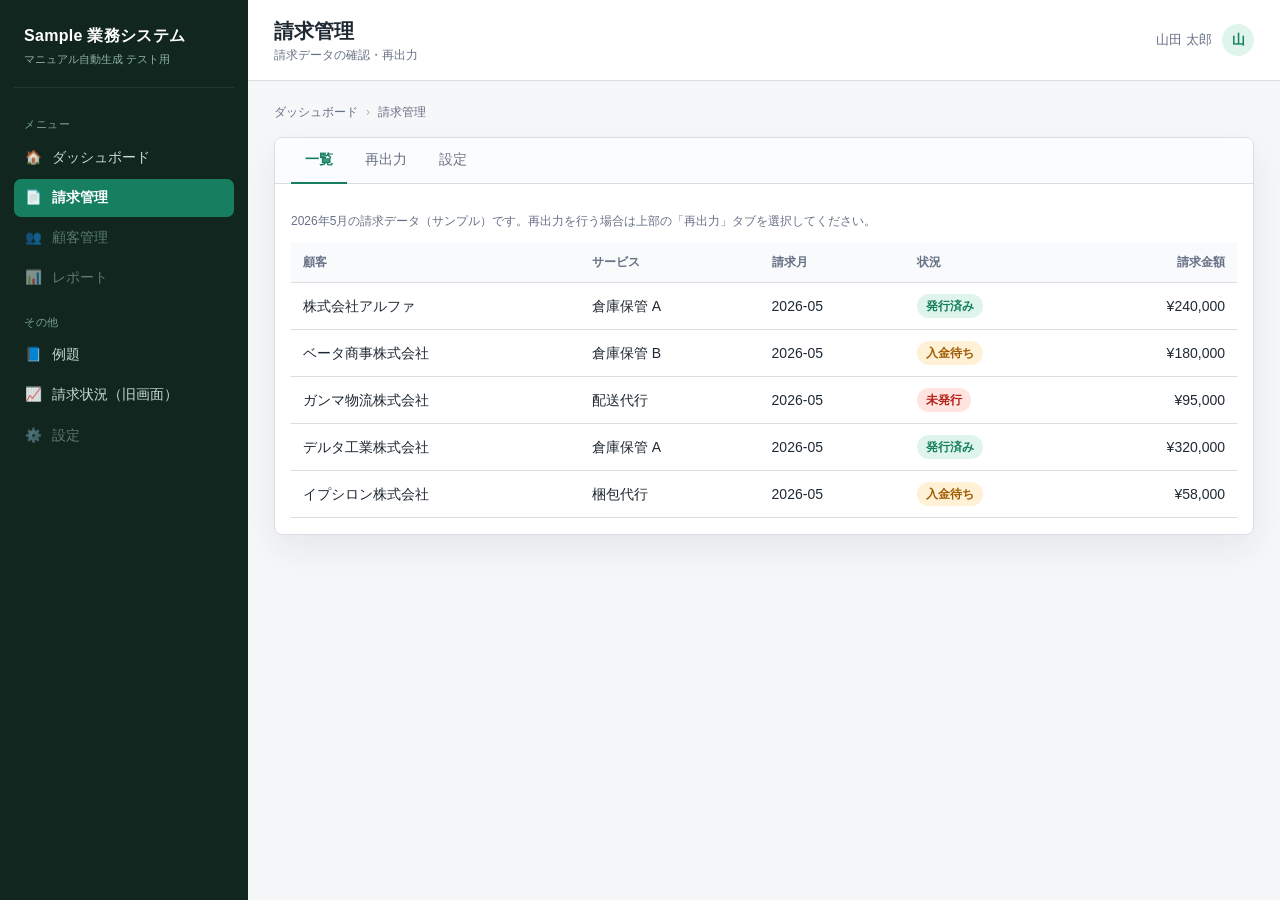
<file: billing.html>
<!doctype html>
<html lang="ja">
<head>
  <meta charset="utf-8">
  <meta name="viewport" content="width=device-width, initial-scale=1">
  <title>請求管理 | サンプル業務システム</title>
  <link rel="stylesheet" href="assets/app.css">
</head>
<body>
  <div class="layout">
    <aside class="sidebar">
      <div class="sidebar-brand">
        <strong>Sample 業務システム</strong>
        <span>マニュアル自動生成 テスト用</span>
      </div>
      <div class="nav-section">メニュー</div>
      <a class="nav-item" href="home.html"><span class="ic">🏠</span> ダッシュボード</a>
      <a class="nav-item active" href="billing.html"><span class="ic">📄</span> 請求管理</a>
      <a class="nav-item disabled" href="#"><span class="ic">👥</span> 顧客管理</a>
      <a class="nav-item disabled" href="#"><span class="ic">📊</span> レポート</a>
      <div class="nav-section">その他</div>
      <a class="nav-item" href="guide.html"><span class="ic">📘</span> 例題</a>
      <a class="nav-item" href="index.html"><span class="ic">📈</span> 請求状況（旧画面）</a>
      <a class="nav-item disabled" href="#"><span class="ic">⚙️</span> 設定</a>
    </aside>

    <div class="content">
      <header class="topbar">
        <div>
          <h1>請求管理</h1>
          <div class="sub">請求データの確認・再出力</div>
        </div>
        <div class="user"><span>山田 太郎</span><span class="avatar">山</span></div>
      </header>
      <main class="main">
        <nav class="breadcrumb">
          <a href="home.html">ダッシュボード</a><span class="sep">›</span>
          <span>請求管理</span>
        </nav>

        <div class="panel">
          <div class="tabs" id="tabs">
            <div class="tab active" data-tab="list">一覧</div>
            <div class="tab" data-tab="reoutput">再出力</div>
            <div class="tab" data-tab="settings">設定</div>
          </div>

          <!-- 一覧タブ -->
          <div class="panel-body tab-panel" data-panel="list">
            <p class="note">2026年5月の請求データ（サンプル）です。再出力を行う場合は上部の「再出力」タブを選択してください。</p>
            <div class="table-wrap">
              <table>
                <thead><tr><th>顧客</th><th>サービス</th><th>請求月</th><th>状況</th><th class="amount">請求金額</th></tr></thead>
                <tbody>
                  <tr><td>株式会社アルファ</td><td>倉庫保管 A</td><td>2026-05</td><td><span class="badge badge-paid">発行済み</span></td><td class="amount">¥240,000</td></tr>
                  <tr><td>ベータ商事株式会社</td><td>倉庫保管 B</td><td>2026-05</td><td><span class="badge badge-waiting">入金待ち</span></td><td class="amount">¥180,000</td></tr>
                  <tr><td>ガンマ物流株式会社</td><td>配送代行</td><td>2026-05</td><td><span class="badge badge-unissued">未発行</span></td><td class="amount">¥95,000</td></tr>
                  <tr><td>デルタ工業株式会社</td><td>倉庫保管 A</td><td>2026-05</td><td><span class="badge badge-paid">発行済み</span></td><td class="amount">¥320,000</td></tr>
                  <tr><td>イプシロン株式会社</td><td>梱包代行</td><td>2026-05</td><td><span class="badge badge-waiting">入金待ち</span></td><td class="amount">¥58,000</td></tr>
                </tbody>
              </table>
            </div>
          </div>

          <!-- 再出力タブ -->
          <div class="panel-body tab-panel" data-panel="reoutput" hidden>
            <div class="hint">🖨️ 請求データの再出力を行います。対象を選択し、プレビューで確認してから実行します。<strong>業務には影響しません。</strong></div>
            <p class="note">操作は次の流れで進みます： 対象選択 → プレビュー確認 → 実行 → 完了</p>
            <div class="toolbar">
              <span class="note">再出力対象： 2026年5月 請求データ</span>
              <a class="btn btn-primary" href="reoutput-select.html">対象を選んで再出力する →</a>
            </div>
          </div>

          <!-- 設定タブ -->
          <div class="panel-body tab-panel" data-panel="settings" hidden>
            <div class="form-row"><label>デフォルト出力形式</label><select class="field"><option>PDF</option><option>CSV</option></select></div>
            <div class="form-row"><label>出力先フォルダ</label><input class="field" value="/exports/billing" readonly></div>
            <div class="form-row"><label>自動採番</label><select class="field"><option>有効</option><option>無効</option></select></div>
            <p class="note" style="margin-top:14px;">※ サンプルのため設定の保存はできません。</p>
          </div>
        </div>
      </main>
    </div>
  </div>

  <script>
    const tabs = document.getElementById("tabs");
    const panels = document.querySelectorAll(".tab-panel");
    function activate(name) {
      tabs.querySelectorAll(".tab").forEach(t => t.classList.toggle("active", t.dataset.tab === name));
      panels.forEach(p => p.hidden = (p.dataset.panel !== name));
    }
    tabs.addEventListener("click", (e) => {
      const tab = e.target.closest(".tab");
      if (tab) { activate(tab.dataset.tab); history.replaceState(null, "", "#" + tab.dataset.tab); }
    });
    // ダッシュボードから #reoutput で来た場合は再出力タブを開く
    if (location.hash === "#reoutput") activate("reoutput");
  </script>
</body>
</html>
</file>
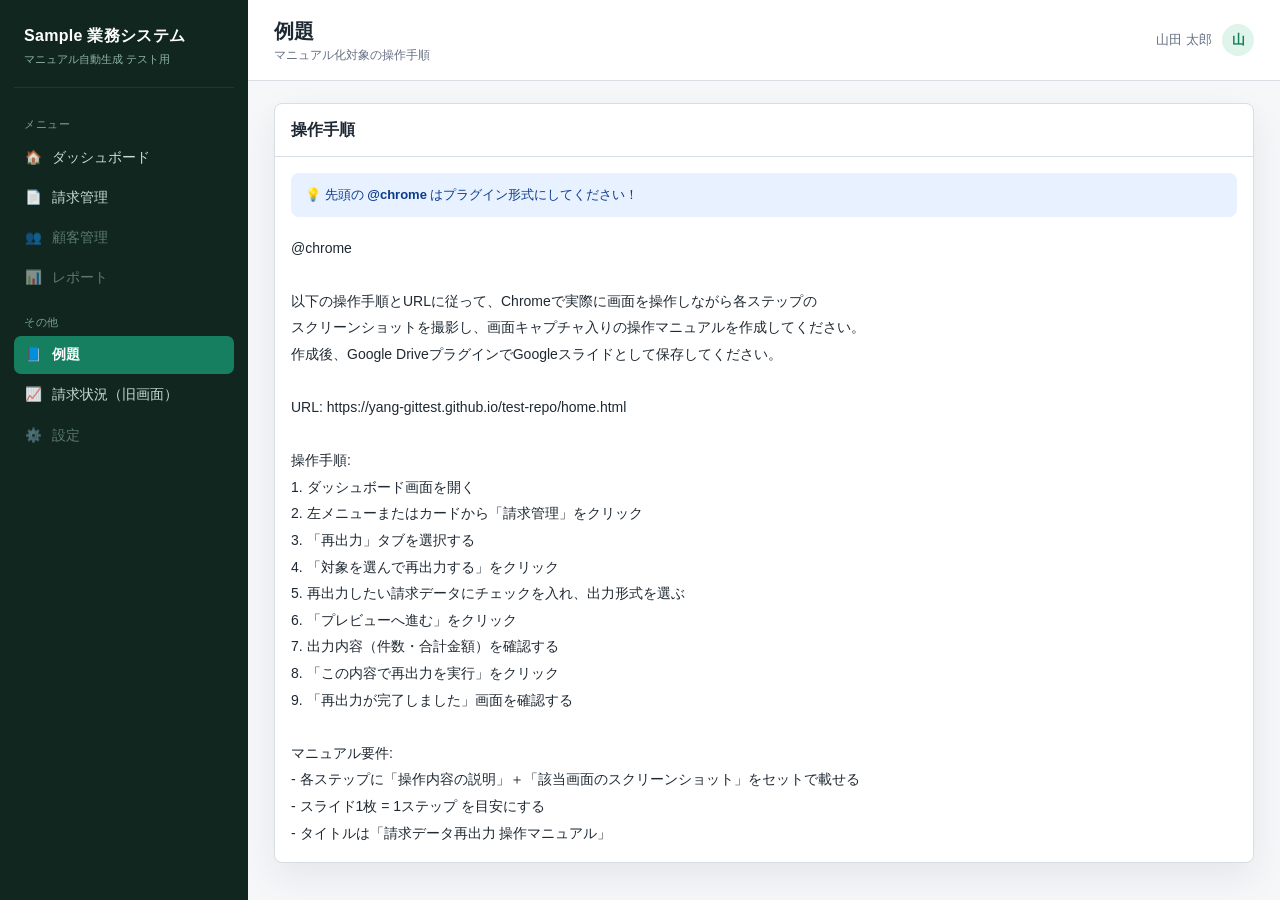
<file: guide.html>
<!doctype html>
<html lang="ja">
<head>
  <meta charset="utf-8">
  <meta name="viewport" content="width=device-width, initial-scale=1">
  <title>例題 - 操作手順 | サンプル業務システム</title>
  <link rel="stylesheet" href="assets/app.css">
</head>
<body>
  <div class="layout">
    <aside class="sidebar">
      <div class="sidebar-brand">
        <strong>Sample 業務システム</strong>
        <span>マニュアル自動生成 テスト用</span>
      </div>
      <div class="nav-section">メニュー</div>
      <a class="nav-item" href="home.html"><span class="ic">🏠</span> ダッシュボード</a>
      <a class="nav-item" href="billing.html"><span class="ic">📄</span> 請求管理</a>
      <a class="nav-item disabled" href="#"><span class="ic">👥</span> 顧客管理</a>
      <a class="nav-item disabled" href="#"><span class="ic">📊</span> レポート</a>
      <div class="nav-section">その他</div>
      <a class="nav-item active" href="guide.html"><span class="ic">📘</span> 例題</a>
      <a class="nav-item" href="index.html"><span class="ic">📈</span> 請求状況（旧画面）</a>
      <a class="nav-item disabled" href="#"><span class="ic">⚙️</span> 設定</a>
    </aside>

    <div class="content">
      <header class="topbar">
        <div>
          <h1>例題</h1>
          <div class="sub">マニュアル化対象の操作手順</div>
        </div>
        <div class="user"><span>山田 太郎</span><span class="avatar">山</span></div>
      </header>
      <main class="main">
        <div class="panel">
          <div class="panel-header"><h2 class="panel-title">操作手順</h2></div>
          <div class="panel-body">
            <div class="hint">💡 先頭の <strong>@chrome</strong> はプラグイン形式にしてください！</div>
            <pre style="margin:0;white-space:pre-wrap;font-family:inherit;line-height:1.9;">@chrome

以下の操作手順とURLに従って、Chromeで実際に画面を操作しながら各ステップの
スクリーンショットを撮影し、画面キャプチャ入りの操作マニュアルを作成してください。
作成後、Google DriveプラグインでGoogleスライドとして保存してください。

URL: https://yang-gittest.github.io/test-repo/home.html

操作手順:
1. ダッシュボード画面を開く
2. 左メニューまたはカードから「請求管理」をクリック
3. 「再出力」タブを選択する
4. 「対象を選んで再出力する」をクリック
5. 再出力したい請求データにチェックを入れ、出力形式を選ぶ
6. 「プレビューへ進む」をクリック
7. 出力内容（件数・合計金額）を確認する
8. 「この内容で再出力を実行」をクリック
9. 「再出力が完了しました」画面を確認する

マニュアル要件:
- 各ステップに「操作内容の説明」＋「該当画面のスクリーンショット」をセットで載せる
- スライド1枚 = 1ステップ を目安にする
- タイトルは「請求データ再出力 操作マニュアル」</pre>
          </div>
        </div>
      </main>
    </div>
  </div>
</body>
</html>
</file>
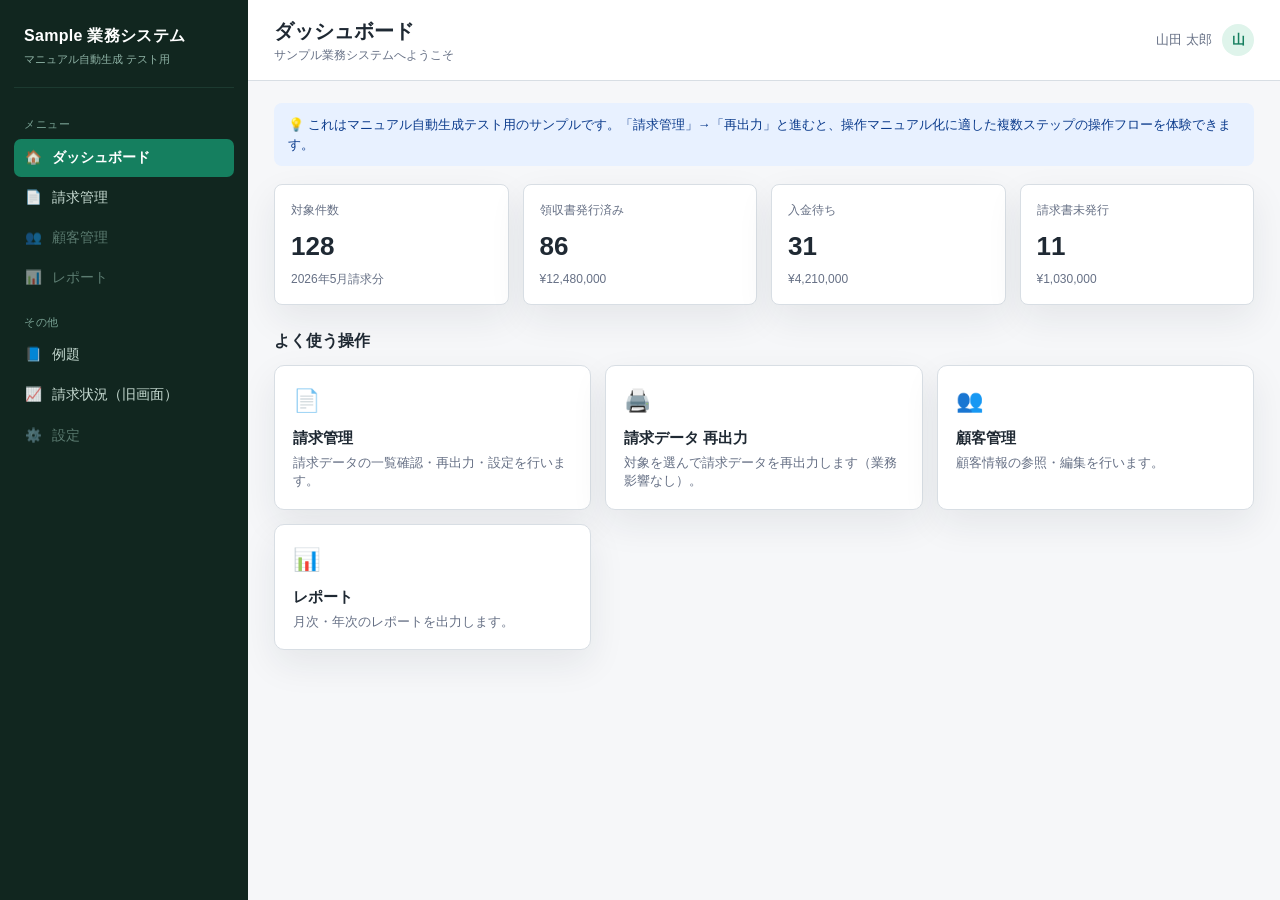
<file: home.html>
<!doctype html>
<html lang="ja">
<head>
  <meta charset="utf-8">
  <meta name="viewport" content="width=device-width, initial-scale=1">
  <title>ダッシュボード | サンプル業務システム</title>
  <link rel="stylesheet" href="assets/app.css">
</head>
<body>
  <div class="layout">
    <!-- サイドバー -->
    <aside class="sidebar">
      <div class="sidebar-brand">
        <strong>Sample 業務システム</strong>
        <span>マニュアル自動生成 テスト用</span>
      </div>
      <div class="nav-section">メニュー</div>
      <a class="nav-item active" href="home.html"><span class="ic">🏠</span> ダッシュボード</a>
      <a class="nav-item" href="billing.html"><span class="ic">📄</span> 請求管理</a>
      <a class="nav-item disabled" href="#"><span class="ic">👥</span> 顧客管理</a>
      <a class="nav-item disabled" href="#"><span class="ic">📊</span> レポート</a>
      <div class="nav-section">その他</div>
      <a class="nav-item" href="guide.html"><span class="ic">📘</span> 例題</a>
      <a class="nav-item" href="index.html"><span class="ic">📈</span> 請求状況（旧画面）</a>
      <a class="nav-item disabled" href="#"><span class="ic">⚙️</span> 設定</a>
    </aside>

    <!-- コンテンツ -->
    <div class="content">
      <header class="topbar">
        <div>
          <h1>ダッシュボード</h1>
          <div class="sub">サンプル業務システムへようこそ</div>
        </div>
        <div class="user"><span>山田 太郎</span><span class="avatar">山</span></div>
      </header>
      <main class="main">
        <div class="hint">💡 これはマニュアル自動生成テスト用のサンプルです。「請求管理」→「再出力」と進むと、操作マニュアル化に適した複数ステップの操作フローを体験できます。</div>

        <section class="summary-grid" aria-label="サマリー">
          <article class="metric"><div class="metric-label">対象件数</div><div class="metric-value">128</div><div class="metric-note">2026年5月請求分</div></article>
          <article class="metric"><div class="metric-label">領収書発行済み</div><div class="metric-value">86</div><div class="metric-note">¥12,480,000</div></article>
          <article class="metric"><div class="metric-label">入金待ち</div><div class="metric-value">31</div><div class="metric-note">¥4,210,000</div></article>
          <article class="metric"><div class="metric-label">請求書未発行</div><div class="metric-value">11</div><div class="metric-note">¥1,030,000</div></article>
        </section>

        <h2 style="font-size:16px;margin:24px 0 12px;">よく使う操作</h2>
        <section class="cards-grid">
          <a class="card-link" href="billing.html">
            <div class="ic">📄</div>
            <h3>請求管理</h3>
            <p>請求データの一覧確認・再出力・設定を行います。</p>
          </a>
          <a class="card-link" href="billing.html#reoutput">
            <div class="ic">🖨️</div>
            <h3>請求データ 再出力</h3>
            <p>対象を選んで請求データを再出力します（業務影響なし）。</p>
          </a>
          <a class="card-link" href="#">
            <div class="ic">👥</div>
            <h3>顧客管理</h3>
            <p>顧客情報の参照・編集を行います。</p>
          </a>
          <a class="card-link" href="#">
            <div class="ic">📊</div>
            <h3>レポート</h3>
            <p>月次・年次のレポートを出力します。</p>
          </a>
        </section>
      </main>
    </div>
  </div>
</body>
</html>
</file>
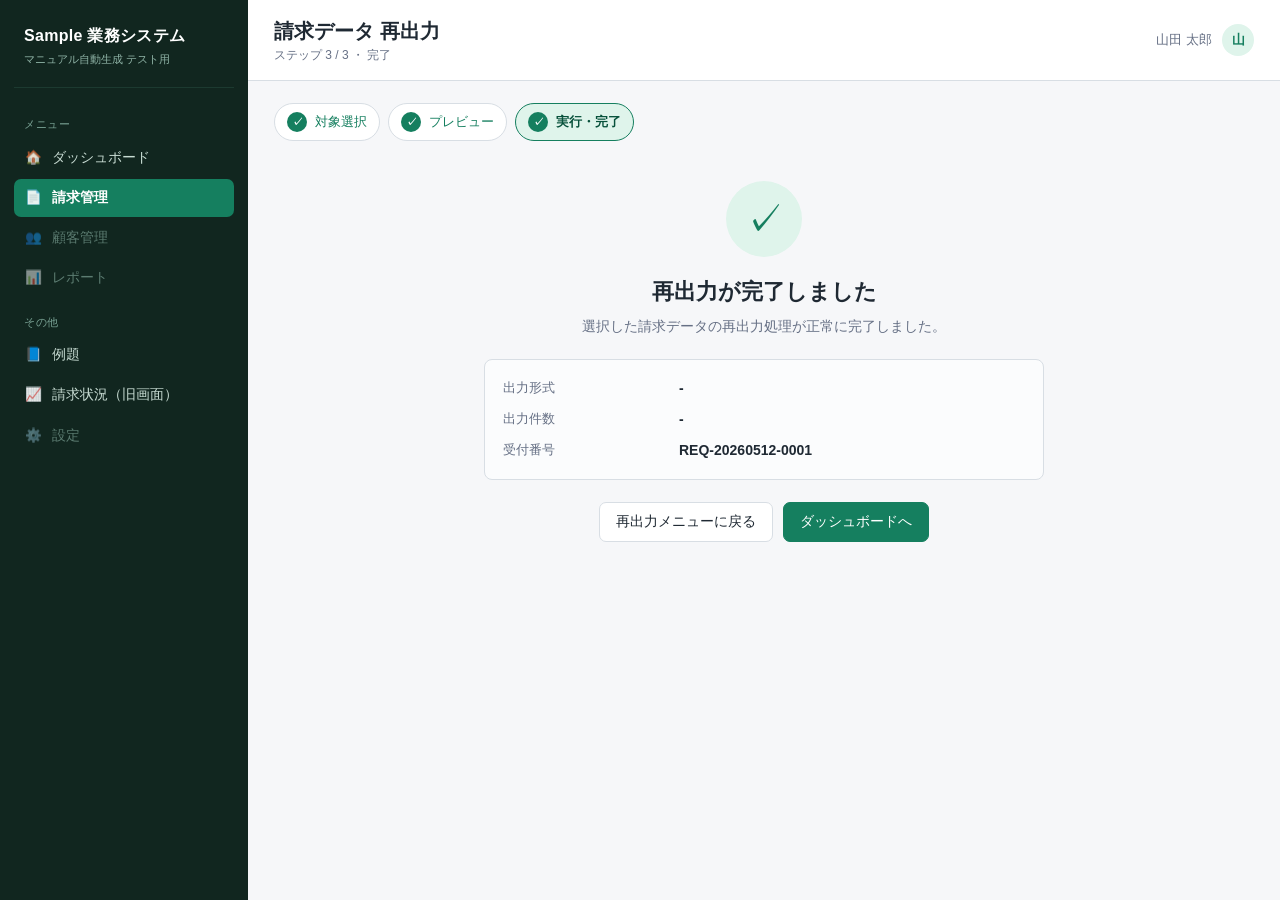
<file: reoutput-done.html>
<!doctype html>
<html lang="ja">
<head>
  <meta charset="utf-8">
  <meta name="viewport" content="width=device-width, initial-scale=1">
  <title>再出力 - 完了 | サンプル業務システム</title>
  <link rel="stylesheet" href="assets/app.css">
</head>
<body>
  <div class="layout">
    <aside class="sidebar">
      <div class="sidebar-brand">
        <strong>Sample 業務システム</strong>
        <span>マニュアル自動生成 テスト用</span>
      </div>
      <div class="nav-section">メニュー</div>
      <a class="nav-item" href="home.html"><span class="ic">🏠</span> ダッシュボード</a>
      <a class="nav-item active" href="billing.html"><span class="ic">📄</span> 請求管理</a>
      <a class="nav-item disabled" href="#"><span class="ic">👥</span> 顧客管理</a>
      <a class="nav-item disabled" href="#"><span class="ic">📊</span> レポート</a>
      <div class="nav-section">その他</div>
      <a class="nav-item" href="guide.html"><span class="ic">📘</span> 例題</a>
      <a class="nav-item" href="index.html"><span class="ic">📈</span> 請求状況（旧画面）</a>
      <a class="nav-item disabled" href="#"><span class="ic">⚙️</span> 設定</a>
    </aside>

    <div class="content">
      <header class="topbar">
        <div>
          <h1>請求データ 再出力</h1>
          <div class="sub">ステップ 3 / 3 ・ 完了</div>
        </div>
        <div class="user"><span>山田 太郎</span><span class="avatar">山</span></div>
      </header>
      <main class="main">
        <div class="steps">
          <div class="step done"><span class="num">✓</span> 対象選択</div>
          <div class="step done"><span class="num">✓</span> プレビュー</div>
          <div class="step active"><span class="num">✓</span> 実行・完了</div>
        </div>

        <div class="done-wrap">
          <div class="done-icon">✓</div>
          <h2>再出力が完了しました</h2>
          <p id="doneMsg">選択した請求データの再出力処理が正常に完了しました。</p>
          <div class="preview-box" style="text-align:left;margin-bottom:22px;">
            <dl>
              <dt>出力形式</dt><dd id="dnFormat">-</dd>
              <dt>出力件数</dt><dd id="dnCount">-</dd>
              <dt>受付番号</dt><dd>REQ-20260512-0001</dd>
            </dl>
          </div>
          <div class="done-actions">
            <a class="btn" href="billing.html#reoutput">再出力メニューに戻る</a>
            <a class="btn btn-primary" href="home.html">ダッシュボードへ</a>
          </div>
        </div>
      </main>
    </div>
  </div>

  <script>
    const data = JSON.parse(sessionStorage.getItem("reoutputSelection") || "null");
    if (data && data.items) {
      document.getElementById("dnFormat").textContent = data.format;
      document.getElementById("dnCount").textContent = `${data.items.length} 件`;
    }
    // 完了後は選択状態をクリア
    sessionStorage.removeItem("reoutputSelection");
  </script>
</body>
</html>
</file>
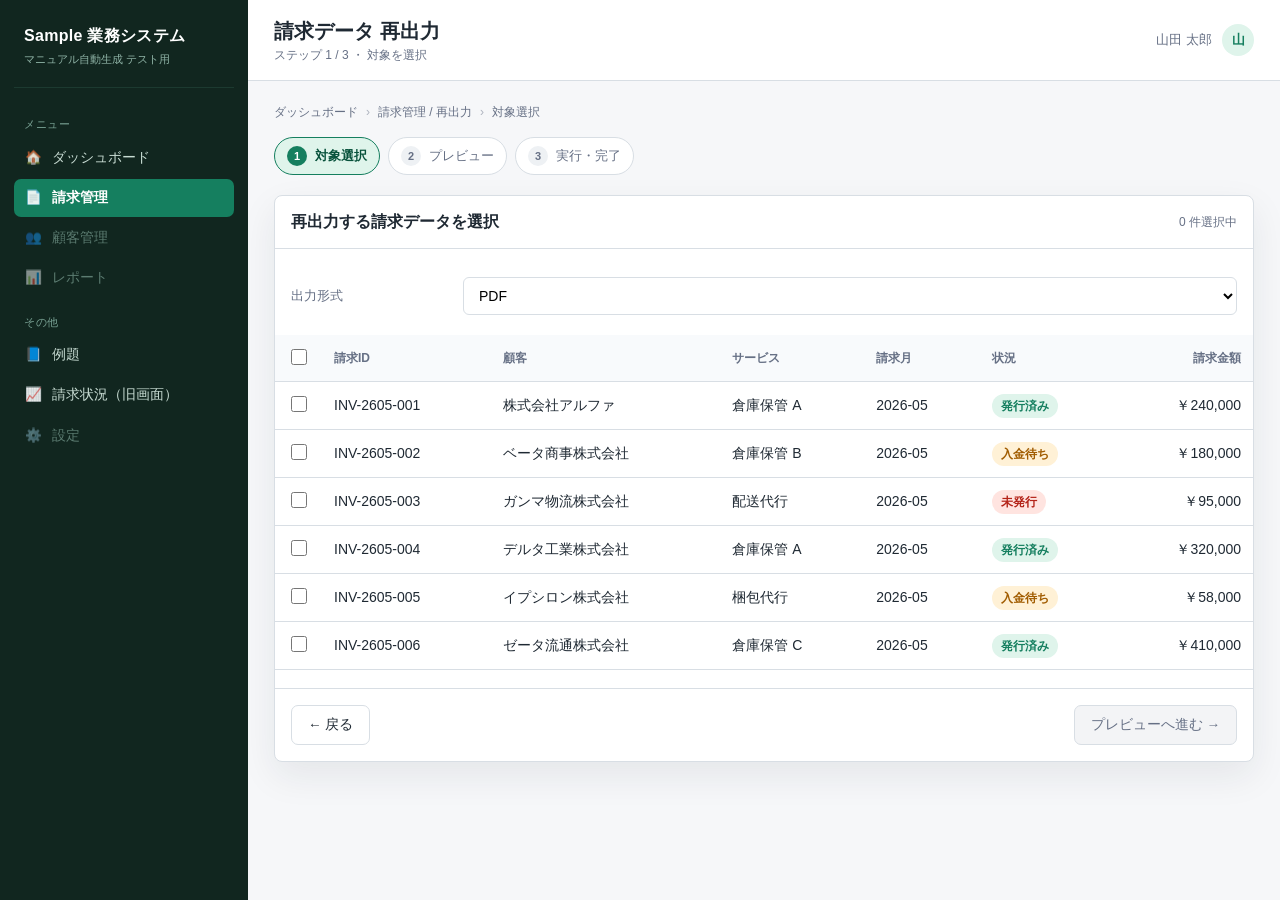
<file: reoutput-preview.html>
<!doctype html>
<html lang="ja">
<head>
  <meta charset="utf-8">
  <meta name="viewport" content="width=device-width, initial-scale=1">
  <title>再出力 - プレビュー | サンプル業務システム</title>
  <link rel="stylesheet" href="assets/app.css">
</head>
<body>
  <div class="layout">
    <aside class="sidebar">
      <div class="sidebar-brand">
        <strong>Sample 業務システム</strong>
        <span>マニュアル自動生成 テスト用</span>
      </div>
      <div class="nav-section">メニュー</div>
      <a class="nav-item" href="home.html"><span class="ic">🏠</span> ダッシュボード</a>
      <a class="nav-item active" href="billing.html"><span class="ic">📄</span> 請求管理</a>
      <a class="nav-item disabled" href="#"><span class="ic">👥</span> 顧客管理</a>
      <a class="nav-item disabled" href="#"><span class="ic">📊</span> レポート</a>
      <div class="nav-section">その他</div>
      <a class="nav-item" href="guide.html"><span class="ic">📘</span> 例題</a>
      <a class="nav-item" href="index.html"><span class="ic">📈</span> 請求状況（旧画面）</a>
      <a class="nav-item disabled" href="#"><span class="ic">⚙️</span> 設定</a>
    </aside>

    <div class="content">
      <header class="topbar">
        <div>
          <h1>請求データ 再出力</h1>
          <div class="sub">ステップ 2 / 3 ・ プレビュー確認</div>
        </div>
        <div class="user"><span>山田 太郎</span><span class="avatar">山</span></div>
      </header>
      <main class="main">
        <nav class="breadcrumb">
          <a href="home.html">ダッシュボード</a><span class="sep">›</span>
          <a href="billing.html#reoutput">請求管理 / 再出力</a><span class="sep">›</span>
          <a href="reoutput-select.html">対象選択</a><span class="sep">›</span>
          <span>プレビュー</span>
        </nav>

        <div class="steps">
          <div class="step done"><span class="num">✓</span> 対象選択</div>
          <div class="step active"><span class="num">2</span> プレビュー</div>
          <div class="step"><span class="num">3</span> 実行・完了</div>
        </div>

        <div class="panel">
          <div class="panel-header"><h2 class="panel-title">出力内容の確認</h2></div>
          <div class="panel-body">
            <div class="preview-box" style="margin-bottom:18px;">
              <dl>
                <dt>出力形式</dt><dd id="pvFormat">-</dd>
                <dt>対象件数</dt><dd id="pvCount">-</dd>
                <dt>合計金額</dt><dd id="pvTotal">-</dd>
              </dl>
            </div>
            <div class="table-wrap">
              <table>
                <thead><tr><th>請求ID</th><th>顧客</th><th>サービス</th><th>請求月</th><th class="amount">請求金額</th></tr></thead>
                <tbody id="pvBody"></tbody>
              </table>
            </div>
          </div>
          <div class="panel-body toolbar" style="border-top:1px solid var(--line);">
            <a class="btn" href="reoutput-select.html">← 選択に戻る</a>
            <button class="btn btn-primary" id="execute">この内容で再出力を実行 →</button>
          </div>
        </div>
      </main>
    </div>
  </div>

  <script>
    const yen = new Intl.NumberFormat("ja-JP", { style: "currency", currency: "JPY", maximumFractionDigits: 0 });
    const data = JSON.parse(sessionStorage.getItem("reoutputSelection") || "null");

    if (!data || !data.items || data.items.length === 0) {
      // 直接アクセスされた場合は選択画面へ
      location.replace("reoutput-select.html");
    } else {
      const total = data.items.reduce((s, r) => s + r.amount, 0);
      document.getElementById("pvFormat").textContent = data.format;
      document.getElementById("pvCount").textContent = `${data.items.length} 件`;
      document.getElementById("pvTotal").textContent = yen.format(total);
      const body = document.getElementById("pvBody");
      data.items.forEach(r => {
        const tr = document.createElement("tr");
        tr.innerHTML = `<td>${r.id}</td><td>${r.customer}</td><td>${r.service}</td><td>${r.month}</td><td class="amount">${yen.format(r.amount)}</td>`;
        body.appendChild(tr);
      });
      document.getElementById("execute").addEventListener("click", () => {
        location.href = "reoutput-done.html";
      });
    }
  </script>
</body>
</html>
</file>
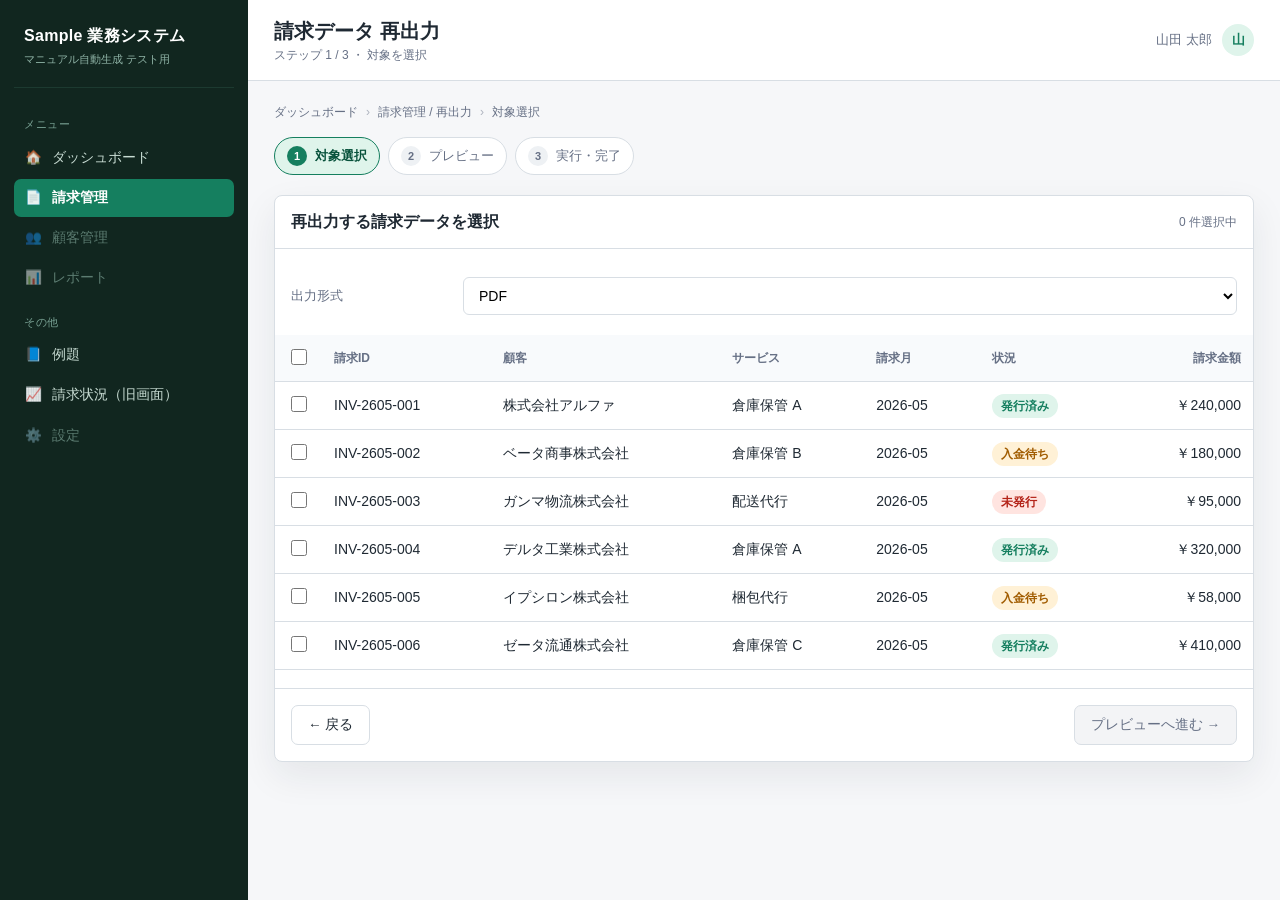
<file: reoutput-select.html>
<!doctype html>
<html lang="ja">
<head>
  <meta charset="utf-8">
  <meta name="viewport" content="width=device-width, initial-scale=1">
  <title>再出力 - 対象選択 | サンプル業務システム</title>
  <link rel="stylesheet" href="assets/app.css">
</head>
<body>
  <div class="layout">
    <aside class="sidebar">
      <div class="sidebar-brand">
        <strong>Sample 業務システム</strong>
        <span>マニュアル自動生成 テスト用</span>
      </div>
      <div class="nav-section">メニュー</div>
      <a class="nav-item" href="home.html"><span class="ic">🏠</span> ダッシュボード</a>
      <a class="nav-item active" href="billing.html"><span class="ic">📄</span> 請求管理</a>
      <a class="nav-item disabled" href="#"><span class="ic">👥</span> 顧客管理</a>
      <a class="nav-item disabled" href="#"><span class="ic">📊</span> レポート</a>
      <div class="nav-section">その他</div>
      <a class="nav-item" href="guide.html"><span class="ic">📘</span> 例題</a>
      <a class="nav-item" href="index.html"><span class="ic">📈</span> 請求状況（旧画面）</a>
      <a class="nav-item disabled" href="#"><span class="ic">⚙️</span> 設定</a>
    </aside>

    <div class="content">
      <header class="topbar">
        <div>
          <h1>請求データ 再出力</h1>
          <div class="sub">ステップ 1 / 3 ・ 対象を選択</div>
        </div>
        <div class="user"><span>山田 太郎</span><span class="avatar">山</span></div>
      </header>
      <main class="main">
        <nav class="breadcrumb">
          <a href="home.html">ダッシュボード</a><span class="sep">›</span>
          <a href="billing.html#reoutput">請求管理 / 再出力</a><span class="sep">›</span>
          <span>対象選択</span>
        </nav>

        <div class="steps">
          <div class="step active"><span class="num">1</span> 対象選択</div>
          <div class="step"><span class="num">2</span> プレビュー</div>
          <div class="step"><span class="num">3</span> 実行・完了</div>
        </div>

        <div class="panel">
          <div class="panel-header">
            <h2 class="panel-title">再出力する請求データを選択</h2>
            <span class="note" id="selCount">0 件選択中</span>
          </div>
          <div class="panel-body">
            <div class="form-row" style="border:none;padding-bottom:4px;">
              <label>出力形式</label>
              <select class="field" id="format"><option>PDF</option><option>CSV</option><option>Excel</option></select>
            </div>
          </div>
          <div class="table-wrap">
            <table>
              <thead>
                <tr>
                  <th class="check"><input type="checkbox" id="checkAll"></th>
                  <th>請求ID</th><th>顧客</th><th>サービス</th><th>請求月</th><th>状況</th><th class="amount">請求金額</th>
                </tr>
              </thead>
              <tbody id="tbody"></tbody>
            </table>
          </div>
          <div class="panel-body toolbar" style="border-top:1px solid var(--line);">
            <a class="btn" href="billing.html#reoutput">← 戻る</a>
            <button class="btn btn-primary" id="toPreview" disabled>プレビューへ進む →</button>
          </div>
        </div>
      </main>
    </div>
  </div>

  <script>
    const DATA = [
      { id: "INV-2605-001", customer: "株式会社アルファ",       service: "倉庫保管 A", month: "2026-05", status: "発行済み", cls: "badge-paid",     amount: 240000 },
      { id: "INV-2605-002", customer: "ベータ商事株式会社",     service: "倉庫保管 B", month: "2026-05", status: "入金待ち", cls: "badge-waiting",  amount: 180000 },
      { id: "INV-2605-003", customer: "ガンマ物流株式会社",     service: "配送代行",   month: "2026-05", status: "未発行",   cls: "badge-unissued", amount: 95000 },
      { id: "INV-2605-004", customer: "デルタ工業株式会社",     service: "倉庫保管 A", month: "2026-05", status: "発行済み", cls: "badge-paid",     amount: 320000 },
      { id: "INV-2605-005", customer: "イプシロン株式会社",     service: "梱包代行",   month: "2026-05", status: "入金待ち", cls: "badge-waiting",  amount: 58000 },
      { id: "INV-2605-006", customer: "ゼータ流通株式会社",     service: "倉庫保管 C", month: "2026-05", status: "発行済み", cls: "badge-paid",     amount: 410000 },
    ];
    const yen = new Intl.NumberFormat("ja-JP", { style: "currency", currency: "JPY", maximumFractionDigits: 0 });
    const tbody = document.getElementById("tbody");
    const checkAll = document.getElementById("checkAll");
    const selCount = document.getElementById("selCount");
    const toPreview = document.getElementById("toPreview");

    DATA.forEach((r, i) => {
      const tr = document.createElement("tr");
      tr.innerHTML =
        `<td class="check"><input type="checkbox" class="row-check" data-i="${i}"></td>` +
        `<td>${r.id}</td>` +
        `<td>${r.customer}</td>` +
        `<td>${r.service}</td>` +
        `<td>${r.month}</td>` +
        `<td><span class="badge ${r.cls}">${r.status}</span></td>` +
        `<td class="amount">${yen.format(r.amount)}</td>`;
      tbody.appendChild(tr);
    });

    function refresh() {
      const checks = [...document.querySelectorAll(".row-check")];
      const selected = checks.filter(c => c.checked);
      checks.forEach(c => c.closest("tr").classList.toggle("selected", c.checked));
      selCount.textContent = `${selected.length} 件選択中`;
      toPreview.disabled = selected.length === 0;
      checkAll.checked = selected.length === checks.length && checks.length > 0;
    }

    tbody.addEventListener("change", refresh);
    checkAll.addEventListener("change", () => {
      document.querySelectorAll(".row-check").forEach(c => c.checked = checkAll.checked);
      refresh();
    });

    toPreview.addEventListener("click", () => {
      const selected = [...document.querySelectorAll(".row-check")]
        .filter(c => c.checked).map(c => DATA[+c.dataset.i]);
      sessionStorage.setItem("reoutputSelection", JSON.stringify({
        format: document.getElementById("format").value,
        items: selected,
      }));
      location.href = "reoutput-preview.html";
    });
  </script>
</body>
</html>
</file>
<file: assets/app.css>
/* 共通スタイル — マニュアル自動生成テスト用サンプル業務システム */
:root {
  --bg: #f6f7f9;
  --surface: #ffffff;
  --text: #1f2933;
  --muted: #667085;
  --line: #d8dee4;
  --green: #157f5f;
  --green-soft: #dff4eb;
  --blue: #1f6feb;
  --blue-soft: #e8f1ff;
  --amber: #a15c00;
  --amber-soft: #fff1d6;
  --red: #b42318;
  --red-soft: #ffe4e0;
  --sidebar: #11261f;
  --sidebar-soft: #1c3a30;
  --shadow: 0 14px 36px rgba(31, 41, 51, 0.08);
}
* { box-sizing: border-box; }
body {
  margin: 0;
  background: var(--bg);
  color: var(--text);
  font-family: -apple-system, BlinkMacSystemFont, "Segoe UI", "Noto Sans JP", sans-serif;
  font-size: 14px;
  line-height: 1.5;
}
a { color: inherit; text-decoration: none; }

/* レイアウト */
.layout { display: grid; grid-template-columns: 248px minmax(0, 1fr); min-height: 100vh; }

/* サイドバー */
.sidebar {
  background: var(--sidebar);
  color: #d7e6df;
  padding: 18px 14px;
  position: sticky;
  top: 0;
  height: 100vh;
  overflow-y: auto;
}
.sidebar-brand { padding: 6px 10px 18px; border-bottom: 1px solid var(--sidebar-soft); margin-bottom: 14px; }
.sidebar-brand strong { display: block; font-size: 16px; color: #fff; letter-spacing: 0.3px; }
.sidebar-brand span { font-size: 11px; color: #8fb3a6; }
.nav-section { font-size: 11px; color: #79a294; text-transform: uppercase; letter-spacing: 0.6px; padding: 14px 10px 6px; }
.nav-item {
  display: flex; align-items: center; gap: 10px;
  padding: 9px 10px; border-radius: 7px; color: #c7dbd2;
  font-size: 13.5px; cursor: pointer; margin-bottom: 2px;
}
.nav-item:hover { background: var(--sidebar-soft); color: #fff; }
.nav-item.active { background: var(--green); color: #fff; font-weight: 600; }
.nav-item.disabled { color: #5b7b70; cursor: default; }
.nav-item.disabled:hover { background: transparent; color: #5b7b70; }
.nav-item.disabled .ic { opacity: 0.5; }
.nav-item .ic { width: 18px; text-align: center; opacity: 0.9; }

/* メインコンテンツ */
.content { min-width: 0; }
.topbar {
  display: flex; align-items: center; justify-content: space-between; gap: 18px;
  padding: 16px 26px; border-bottom: 1px solid var(--line); background: var(--surface);
  position: sticky; top: 0; z-index: 20;
}
.topbar h1 { margin: 0; font-size: 20px; }
.topbar .sub { color: var(--muted); font-size: 12px; }
.topbar .user { display: flex; align-items: center; gap: 10px; color: var(--muted); font-size: 13px; }
.avatar { width: 32px; height: 32px; border-radius: 50%; background: var(--green-soft); color: var(--green); display: grid; place-items: center; font-weight: 700; }
.main { padding: 22px 26px 36px; }

/* パンくず */
.breadcrumb { display: flex; align-items: center; gap: 8px; color: var(--muted); font-size: 12px; margin-bottom: 16px; }
.breadcrumb a:hover { color: var(--green); text-decoration: underline; }
.breadcrumb .sep { opacity: 0.5; }

/* ステップ表示 */
.steps { display: flex; flex-wrap: wrap; gap: 8px; margin-bottom: 20px; }
.step { display: flex; align-items: center; gap: 8px; padding: 8px 12px; border: 1px solid var(--line); border-radius: 999px; background: var(--surface); font-size: 12.5px; color: var(--muted); }
.step .num { width: 20px; height: 20px; border-radius: 50%; background: #eef1f4; color: var(--muted); display: grid; place-items: center; font-size: 11px; font-weight: 700; }
.step.active { border-color: var(--green); background: var(--green-soft); color: #07513b; font-weight: 600; }
.step.active .num { background: var(--green); color: #fff; }
.step.done { color: var(--green); }
.step.done .num { background: var(--green); color: #fff; }

/* カード/メトリクス */
.summary-grid { display: grid; grid-template-columns: repeat(4, minmax(160px, 1fr)); gap: 14px; margin-bottom: 18px; }
.metric { min-height: 108px; padding: 16px; border: 1px solid var(--line); border-radius: 8px; background: var(--surface); box-shadow: var(--shadow); }
.metric-label { color: var(--muted); font-size: 12px; }
.metric-value { margin-top: 8px; font-size: 26px; font-weight: 750; }
.metric-note { margin-top: 4px; color: var(--muted); font-size: 12px; }

.cards-grid { display: grid; grid-template-columns: repeat(auto-fill, minmax(240px, 1fr)); gap: 14px; }
.card-link { display: block; padding: 18px; border: 1px solid var(--line); border-radius: 10px; background: var(--surface); box-shadow: var(--shadow); transition: transform 0.08s ease, border-color 0.08s ease; }
.card-link:hover { transform: translateY(-2px); border-color: var(--green); }
.card-link .ic { font-size: 22px; }
.card-link h3 { margin: 10px 0 4px; font-size: 15px; }
.card-link p { margin: 0; color: var(--muted); font-size: 12.5px; }

/* パネル */
.panel { border: 1px solid var(--line); border-radius: 8px; background: var(--surface); box-shadow: var(--shadow); overflow: hidden; }
.panel-header { display: flex; align-items: center; justify-content: space-between; gap: 12px; padding: 14px 16px; border-bottom: 1px solid var(--line); }
.panel-title { margin: 0; font-size: 16px; }
.panel-body { padding: 16px; }

/* タブ */
.tabs { display: flex; gap: 4px; padding: 0 16px; border-bottom: 1px solid var(--line); background: #fbfcfd; }
.tab { padding: 12px 14px; font-size: 13.5px; color: var(--muted); cursor: pointer; border-bottom: 2px solid transparent; margin-bottom: -1px; }
.tab:hover { color: var(--text); }
.tab.active { color: var(--green); border-bottom-color: var(--green); font-weight: 600; }

/* テーブル */
.table-wrap { overflow: auto; }
table { width: 100%; border-collapse: collapse; }
th, td { padding: 11px 12px; border-bottom: 1px solid var(--line); text-align: left; vertical-align: middle; }
th { background: #f8fafc; color: var(--muted); font-size: 12px; font-weight: 700; }
td.amount, th.amount { text-align: right; }
td.check, th.check { width: 40px; text-align: center; }
tr:hover td { background: #f9fbfa; }
tr.selected td { background: var(--green-soft); }
.customer { display: grid; gap: 2px; }
.customer small { color: var(--muted); }
input[type="checkbox"] { width: 16px; height: 16px; cursor: pointer; accent-color: var(--green); }

/* バッジ */
.badge { display: inline-flex; align-items: center; min-height: 24px; padding: 3px 9px; border-radius: 999px; font-size: 12px; font-weight: 700; white-space: nowrap; }
.badge-paid { background: var(--green-soft); color: var(--green); }
.badge-waiting { background: var(--amber-soft); color: var(--amber); }
.badge-unissued { background: var(--red-soft); color: var(--red); }
.badge-invoice { background: var(--blue-soft); color: var(--blue); }

/* ボタン */
.btn { border: 1px solid var(--line); border-radius: 7px; padding: 9px 16px; background: var(--surface); color: var(--text); font: inherit; font-size: 13.5px; cursor: pointer; display: inline-flex; align-items: center; gap: 6px; }
.btn:hover { background: #f3f4f6; }
.btn-primary { border-color: var(--green); background: var(--green); color: #fff; }
.btn-primary:hover { background: #0f6d50; }
.btn-primary:disabled { border-color: var(--line); background: #f3f4f6; color: var(--muted); cursor: not-allowed; }
.btn-ghost { border-color: transparent; background: transparent; color: var(--green); }
.toolbar { display: flex; align-items: center; justify-content: space-between; gap: 12px; flex-wrap: wrap; margin-top: 18px; }

/* フォーム */
.form-row { display: grid; grid-template-columns: 160px 1fr; gap: 12px; align-items: center; padding: 12px 0; border-bottom: 1px dashed var(--line); }
.form-row label { color: var(--muted); font-size: 13px; }
select, .field { border: 1px solid var(--line); border-radius: 6px; padding: 9px 11px; font: inherit; background: var(--surface); }

/* プレビュー */
.preview-box { border: 1px solid var(--line); border-radius: 8px; padding: 18px; background: #fbfcfd; }
.preview-box dl { display: grid; grid-template-columns: 160px 1fr; gap: 10px 16px; margin: 0; }
.preview-box dt { color: var(--muted); font-size: 13px; }
.preview-box dd { margin: 0; font-weight: 600; }

/* 完了画面 */
.done-wrap { max-width: 560px; margin: 40px auto; text-align: center; }
.done-icon { width: 76px; height: 76px; border-radius: 50%; background: var(--green-soft); color: var(--green); font-size: 40px; display: grid; place-items: center; margin: 0 auto 18px; }
.done-wrap h2 { margin: 0 0 8px; font-size: 22px; }
.done-wrap p { color: var(--muted); margin: 0 0 22px; }
.done-actions { display: flex; gap: 10px; justify-content: center; }

.empty { padding: 30px 18px; color: var(--muted); text-align: center; }
.note { color: var(--muted); font-size: 12px; }
.hint { background: var(--blue-soft); color: #0b3b8c; border-radius: 8px; padding: 12px 14px; font-size: 13px; margin-bottom: 18px; }

@media (max-width: 900px) {
  .layout { grid-template-columns: 1fr; }
  .sidebar { position: static; height: auto; }
  .summary-grid { grid-template-columns: repeat(2, 1fr); }
  .form-row, .preview-box dl { grid-template-columns: 1fr; }
}
</file>
